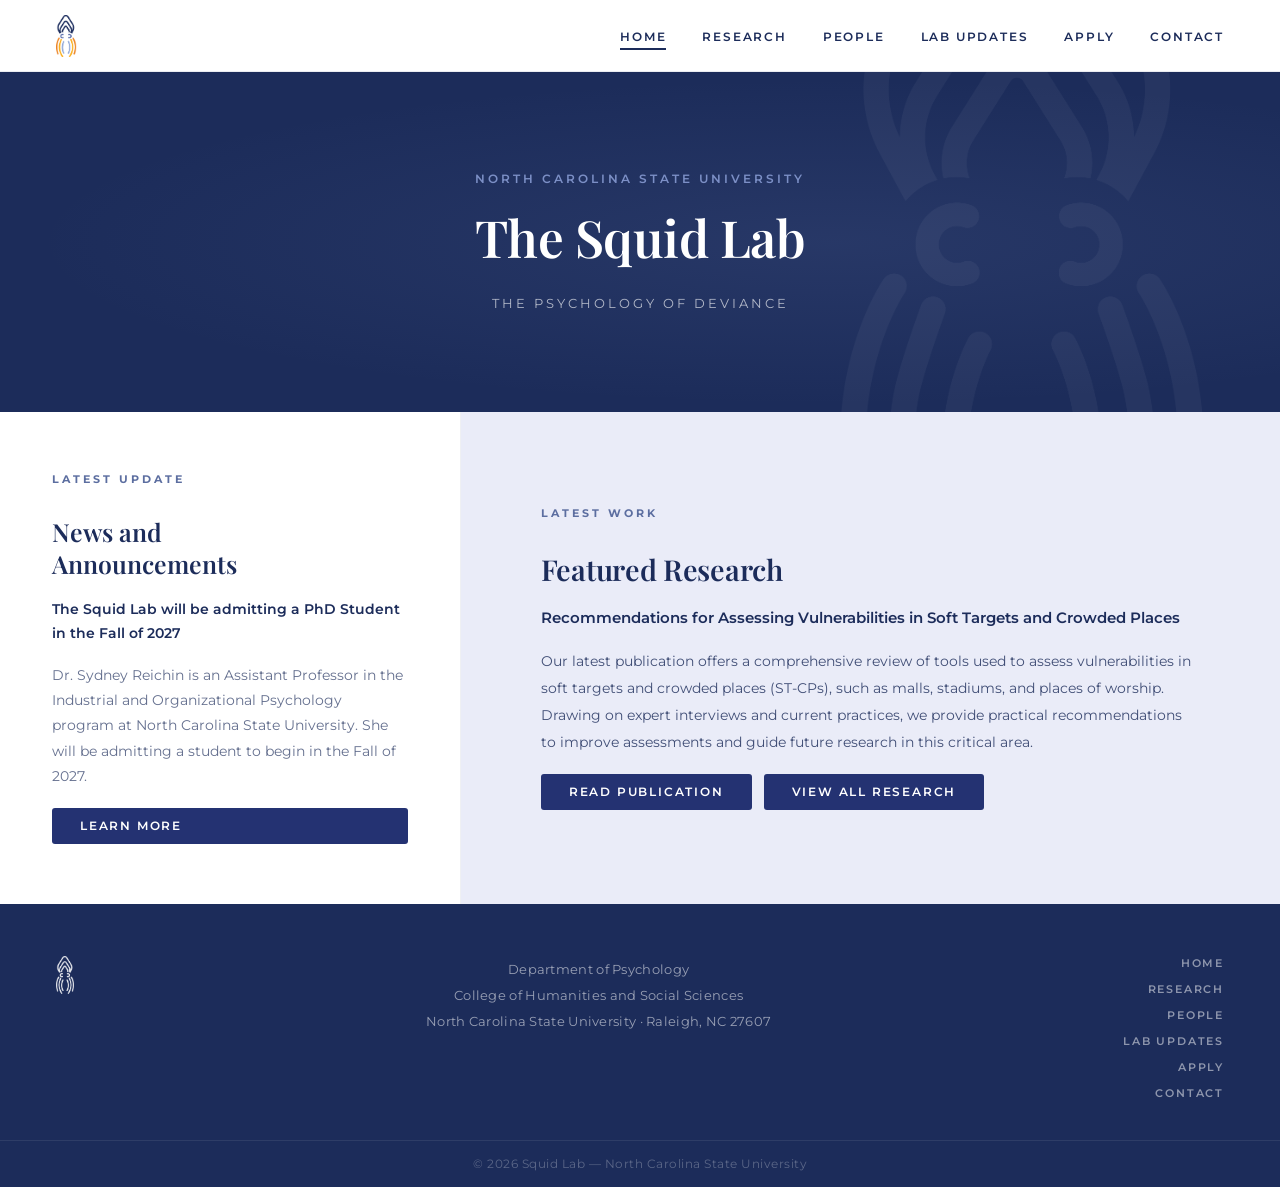
<file: index.html>
<!DOCTYPE html>
<html lang="en">
<head>
  <meta charset="UTF-8" />
  <meta name="viewport" content="width=device-width, initial-scale=1.0" />
  <title>Squid Lab</title>
  <link rel="stylesheet" href="css/style.css" />
</head>
<body>

  <!-- ── NAV ── -->
  <nav>
    <a href="index.html" class="nav-logo">
      <img src="files/logo-icon.png" alt="Squid Lab" class="nav-logo-img" />
    </a>
    <div class="hamburger" id="hamburger" onclick="toggleNav()">
      <span></span><span></span><span></span>
    </div>
    <ul class="nav-links" id="navLinks">
      <li><a href="index.html" class="active">Home</a></li>
      <li><a href="research.html">Research</a></li>
      <li><a href="people.html">People</a></li>
      <li><a href="updates.html">Lab Updates</a></li>
      <li><a href="application.html">Apply</a></li>
      <li><a href="contact.html">Contact</a></li>
    </ul>
  </nav>

  <!-- ── HERO ── -->
  <section class="hero">
    <img src="files/logo-icon.png" alt="" class="hero-squid-watermark" aria-hidden="true" />
    <div class="hero-content">
      <span class="hero-label">North Carolina State University</span>
      <h1>The Squid Lab</h1>
      <p class="hero-tagline tagline-statement">The Psychology of Deviance</p>
    </div>
  </section>

  <!-- ── NEWS + FEATURED RESEARCH ── -->
  <section class="home-split">

    <!-- News -->
    <div class="home-news">
      <span class="section-label">Latest Update</span>
      <h2>News and<br>Announcements</h2>

      <p class="ann-title">The Squid Lab will be admitting a PhD Student in the Fall of 2027</p>

      <p class="ann-body">Dr. Sydney Reichin is an Assistant Professor in the Industrial and Organizational Psychology program at North Carolina State University. She will be admitting a student to begin in the Fall of 2027.</p>

      <a href="updates.html" class="btn btn-dark">Learn More</a>
    </div>

    <!-- Featured Research -->
    <div class="home-featured">
      <span class="section-label">Latest Work</span>
      <h2>Featured Research</h2>
      <h3>Recommendations for Assessing Vulnerabilities in Soft Targets and Crowded Places</h3>
      <p>Our latest publication offers a comprehensive review of tools used to assess vulnerabilities in soft targets and crowded places (ST-CPs), such as malls, stadiums, and places of worship. Drawing on expert interviews and current practices, we provide practical recommendations to improve assessments and guide future research in this critical area.</p>
      <div class="btn-group">
        <a href="https://www.tandfonline.com/doi/abs/10.1080/1057610X.2025.2488285" target="_blank" rel="noopener" class="btn btn-dark">Read Publication</a>
        <a href="research.html" class="btn btn-dark">View All Research</a>
      </div>
    </div>

  </section>

  <footer>
    <div class="footer-inner">
      <div class="footer-logo-wrap">
        <img src="files/logo-white.png" alt="Squid Lab" />
      </div>
      <div class="footer-col-center">
        <p>Department of Psychology</p>
        <p>College of Humanities and Social Sciences</p>
        <p>North Carolina State University &middot; Raleigh, NC 27607</p>
      </div>
      <nav class="footer-nav">
        <a href="index.html">Home</a>
        <a href="research.html">Research</a>
        <a href="people.html">People</a>
        <a href="updates.html">Lab Updates</a>
        <a href="application.html">Apply</a>
        <a href="contact.html">Contact</a>
      </nav>
    </div>
    <div class="footer-bottom">
      <p>© 2026 Squid Lab &mdash; North Carolina State University</p>
    </div>
  </footer>

  <script>
    function toggleNav() {
      document.getElementById('navLinks').classList.toggle('open');
    }
  </script>
</body>
</html>
</file>
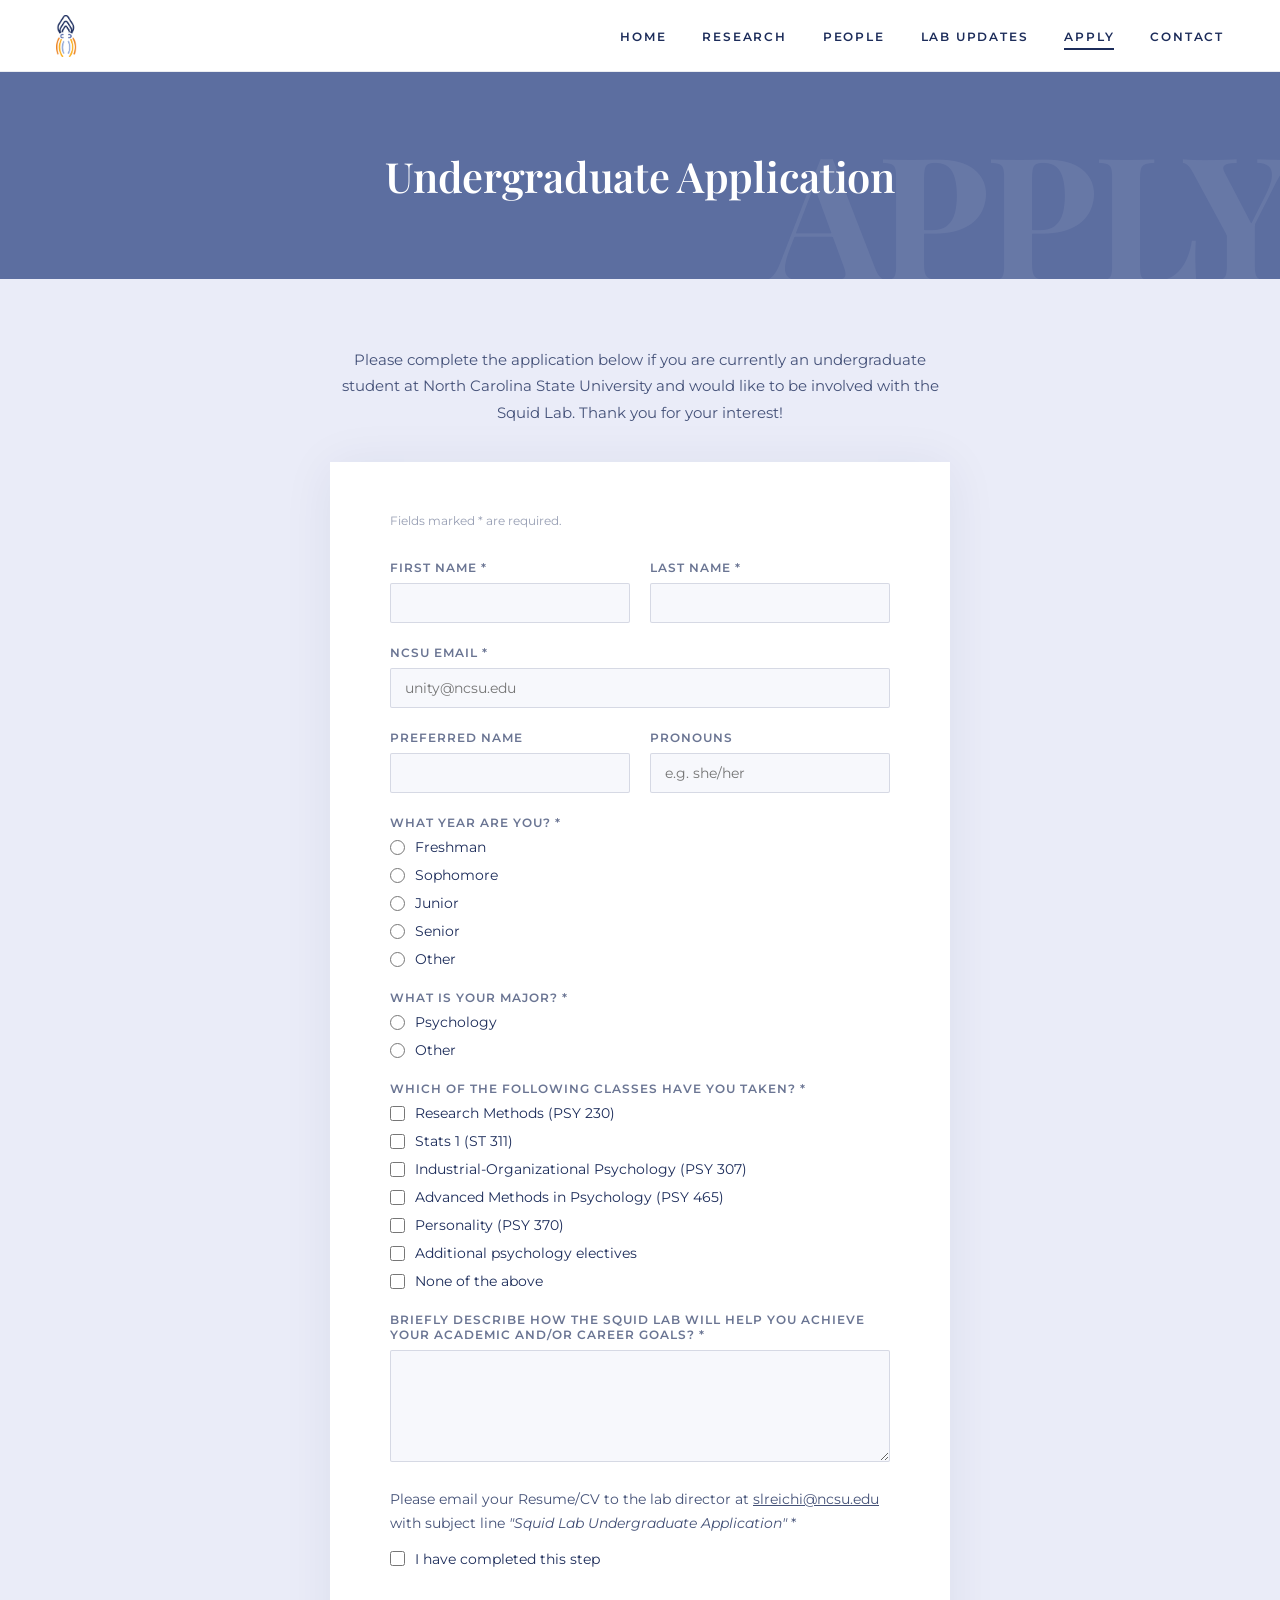
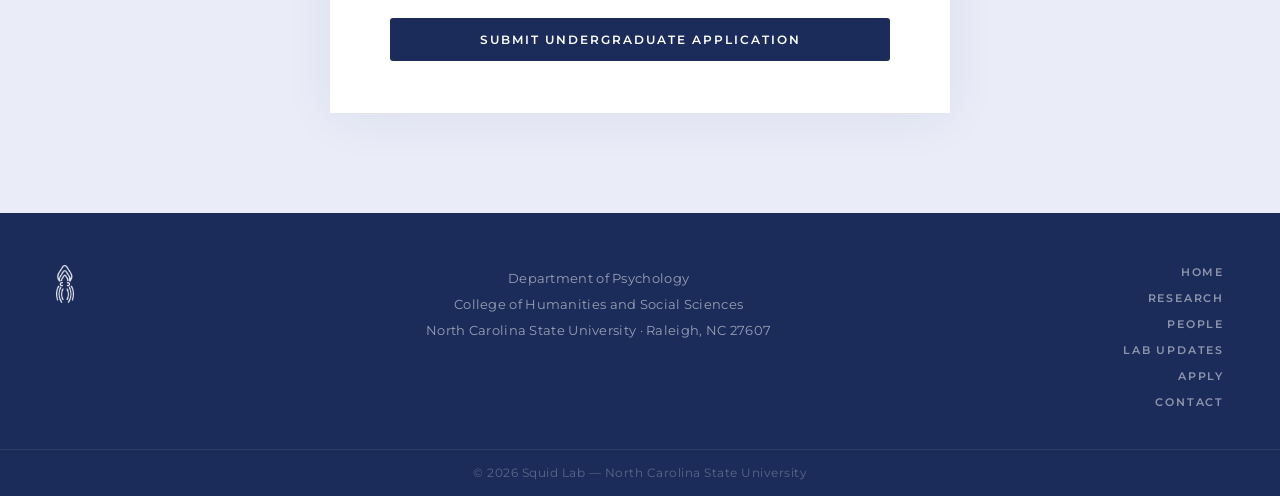
<file: application.html>
<!DOCTYPE html>
<html lang="en">
<head>
  <meta charset="UTF-8" />
  <meta name="viewport" content="width=device-width, initial-scale=1.0" />
  <title>Undergraduate Application | Squid Lab</title>
  <link rel="stylesheet" href="css/style.css" />
</head>
<body>

  <!-- ── NAV ── -->
  <nav>
    <a href="index.html" class="nav-logo">
      <img src="files/logo-icon.png" alt="Squid Lab" class="nav-logo-img" />
    </a>
    <div class="hamburger" id="hamburger" onclick="toggleNav()">
      <span></span><span></span><span></span>
    </div>
    <ul class="nav-links" id="navLinks">
      <li><a href="index.html">Home</a></li>
      <li><a href="research.html">Research</a></li>
      <li><a href="people.html">People</a></li>
      <li><a href="updates.html">Lab Updates</a></li>
      <li><a href="application.html" class="active">Apply</a></li>
      <li><a href="contact.html">Contact</a></li>
    </ul>
  </nav>

  <!-- ── BANNER ── -->
  <section class="page-banner banner-slate" data-word="APPLY">
    <h1>Undergraduate Application</h1>
  </section>

  <!-- ── FORM ── -->
  <section class="app-form-section">
    <p class="app-form-intro">Please complete the application below if you are currently an undergraduate student at North Carolina State University and would like to be involved with the Squid Lab. Thank you for your interest!</p>
    <form
      class="app-form"
      action="https://formspree.io/f/xwvjklkk"
      method="POST"
    >
      <p class="required-note">Fields marked * are required.</p>

      <!-- Name row -->
      <div class="form-row-2">
        <div class="form-group">
          <label class="field-label" for="firstName">First name *</label>
          <input type="text" id="firstName" name="firstName" required />
        </div>
        <div class="form-group">
          <label class="field-label" for="lastName">Last name *</label>
          <input type="text" id="lastName" name="lastName" required />
        </div>
      </div>

      <!-- NCSU email -->
      <div class="form-group">
        <label class="field-label" for="ncsuEmail">NCSU email *</label>
        <input type="email" id="ncsuEmail" name="ncsuEmail" placeholder="unity@ncsu.edu" required />
      </div>

      <!-- Preferred name & pronouns -->
      <div class="form-row-2">
        <div class="form-group">
          <label class="field-label" for="preferredName">Preferred name</label>
          <input type="text" id="preferredName" name="preferredName" />
        </div>
        <div class="form-group">
          <label class="field-label" for="pronouns">Pronouns</label>
          <input type="text" id="pronouns" name="pronouns" placeholder="e.g. she/her" />
        </div>
      </div>

      <!-- Year -->
      <div class="form-group">
        <label class="field-label">What year are you? *</label>
        <ul class="options-list">
          <li><label><input type="radio" name="year" value="Freshman" required /> Freshman</label></li>
          <li><label><input type="radio" name="year" value="Sophomore" /> Sophomore</label></li>
          <li><label><input type="radio" name="year" value="Junior" /> Junior</label></li>
          <li><label><input type="radio" name="year" value="Senior" /> Senior</label></li>
          <li><label><input type="radio" name="year" value="Other" /> Other</label></li>
        </ul>
      </div>

      <!-- Major -->
      <div class="form-group">
        <label class="field-label">What is your major? *</label>
        <ul class="options-list">
          <li><label><input type="radio" name="major" value="Psychology" required /> Psychology</label></li>
          <li><label><input type="radio" name="major" value="Other" /> Other</label></li>
        </ul>
      </div>

      <!-- Courses -->
      <div class="form-group">
        <label class="field-label">Which of the following classes have you taken? *</label>
        <ul class="options-list">
          <li><label><input type="checkbox" name="courses" value="Research Methods (PSY 230)" /> Research Methods (PSY 230)</label></li>
          <li><label><input type="checkbox" name="courses" value="Stats 1 (ST 311)" /> Stats 1 (ST 311)</label></li>
          <li><label><input type="checkbox" name="courses" value="Industrial-Organizational Psychology (PSY 307)" /> Industrial-Organizational Psychology (PSY 307)</label></li>
          <li><label><input type="checkbox" name="courses" value="Advanced Methods in Psychology (PSY 465)" /> Advanced Methods in Psychology (PSY 465)</label></li>
          <li><label><input type="checkbox" name="courses" value="Personality (PSY 370)" /> Personality (PSY 370)</label></li>
          <li><label><input type="checkbox" name="courses" value="Additional psychology electives" /> Additional psychology electives</label></li>
          <li><label><input type="checkbox" name="courses" value="None of the above" /> None of the above</label></li>
        </ul>
      </div>

      <!-- Essay -->
      <div class="form-group">
        <label class="field-label" for="essay">Briefly describe how the Squid Lab will help you achieve your academic and/or career goals? *</label>
        <textarea id="essay" name="essay" rows="5" required></textarea>
      </div>

      <!-- CV instruction -->
      <div class="form-group">
        <p class="form-note">
          Please email your Resume/CV to the lab director at
          <a href="mailto:slreichi@ncsu.edu" class="link-navy">slreichi@ncsu.edu</a>
          with subject line <em>"Squid Lab Undergraduate Application"</em> *
        </p>
        <ul class="options-list">
          <li><label><input type="checkbox" name="cvSent" value="yes" required /> I have completed this step</label></li>
        </ul>
      </div>

      <button type="submit" class="btn-submit">Submit Undergraduate Application</button>

      <input type="hidden" name="_subject" value="New Squid Lab Undergraduate Application" />
      <input type="hidden" name="_next" value="https://sydneyreichin.github.io/application.html?submitted=true" />
    </form>
  </section>

  <footer>
    <div class="footer-inner">
      <div class="footer-logo-wrap">
        <img src="files/logo-white.png" alt="Squid Lab" />
      </div>
      <div class="footer-col-center">
        <p>Department of Psychology</p>
        <p>College of Humanities and Social Sciences</p>
        <p>North Carolina State University &middot; Raleigh, NC 27607</p>
      </div>
      <nav class="footer-nav">
        <a href="index.html">Home</a>
        <a href="research.html">Research</a>
        <a href="people.html">People</a>
        <a href="updates.html">Lab Updates</a>
        <a href="application.html">Apply</a>
        <a href="contact.html">Contact</a>
      </nav>
    </div>
    <div class="footer-bottom">
      <p>© 2026 Squid Lab &mdash; North Carolina State University</p>
    </div>
  </footer>

  <script>
    function toggleNav() {
      document.getElementById('navLinks').classList.toggle('open');
    }

    // Show a thank-you message if redirected back after Formspree submission
    if (window.location.search.includes('submitted=true')) {
      const form = document.querySelector('.app-form');
      form.innerHTML = '<p style="text-align:center; font-size:1rem; padding:40px 0; color:var(--dark-navy);">Thank you for your application! We will be in touch soon.</p>';
    }
  </script>
</body>
</html>
</file>
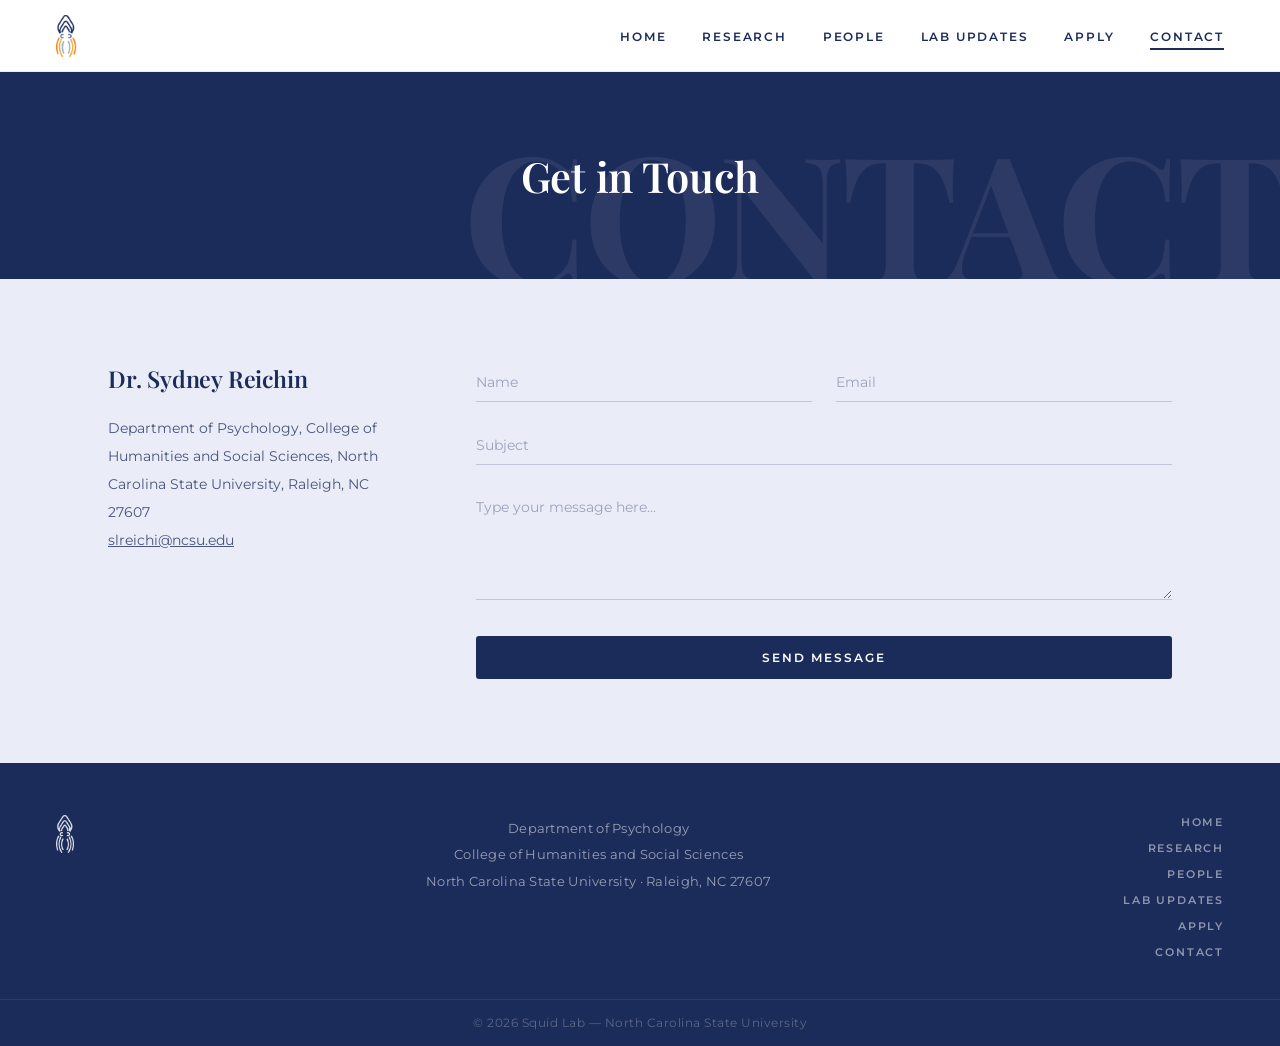
<file: contact.html>
<!DOCTYPE html>
<html lang="en">
<head>
  <meta charset="UTF-8" />
  <meta name="viewport" content="width=device-width, initial-scale=1.0" />
  <title>Contact | Squid Lab</title>
  <link rel="stylesheet" href="css/style.css" />
</head>
<body>

  <!-- ── NAV ── -->
  <nav>
    <a href="index.html" class="nav-logo">
      <img src="files/logo-icon.png" alt="Squid Lab" class="nav-logo-img" />
    </a>
    <div class="hamburger" id="hamburger" onclick="toggleNav()">
      <span></span><span></span><span></span>
    </div>
    <ul class="nav-links" id="navLinks">
      <li><a href="index.html">Home</a></li>
      <li><a href="research.html">Research</a></li>
      <li><a href="people.html">People</a></li>
      <li><a href="updates.html">Lab Updates</a></li>
      <li><a href="application.html">Apply</a></li>
      <li><a href="contact.html" class="active">Contact</a></li>
    </ul>
  </nav>

  <!-- ── BANNER ── -->
  <section class="page-banner banner-navy" data-word="CONTACT">
    <h1>Get in Touch</h1>
  </section>

  <!-- ── CONTACT BODY ── -->
  <section class="contact-body">

    <!-- Info -->
    <div class="contact-info">
      <h2>Dr. Sydney Reichin</h2>
      <p>Department of Psychology, College of Humanities and Social Sciences, North Carolina State University, Raleigh, NC 27607</p>
      <p><a href="mailto:slreichi@ncsu.edu" class="link-navy">slreichi@ncsu.edu</a></p>
    </div>

    <!-- Form -->
    <form
      class="contact-form"
      action="https://formspree.io/f/xrevgpgb"
      method="POST"
    >
      <div class="contact-form-row">
        <input class="contact-field" type="text" name="name" placeholder="Name" required />
        <input class="contact-field" type="email" name="email" placeholder="Email" required />
      </div>

      <input class="contact-field full" type="text" name="subject" placeholder="Subject" required />

      <textarea class="contact-field textarea full" name="message" placeholder="Type your message here..." rows="5" required></textarea>

      <input type="hidden" name="_subject" value="New message from Squid Lab website" />

      <button type="submit" class="btn-send">Send Message</button>
    </form>

    <div class="form-success" id="contactSuccess" style="display:none;">
      <strong>Message sent!</strong>
      <p>Thanks for reaching out — Dr. Reichin will be in touch soon.</p>
    </div>

  </section>

  <footer>
    <div class="footer-inner">
      <div class="footer-logo-wrap">
        <img src="files/logo-white.png" alt="Squid Lab" />
      </div>
      <div class="footer-col-center">
        <p>Department of Psychology</p>
        <p>College of Humanities and Social Sciences</p>
        <p>North Carolina State University &middot; Raleigh, NC 27607</p>
      </div>
      <nav class="footer-nav">
        <a href="index.html">Home</a>
        <a href="research.html">Research</a>
        <a href="people.html">People</a>
        <a href="updates.html">Lab Updates</a>
        <a href="application.html">Apply</a>
        <a href="contact.html">Contact</a>
      </nav>
    </div>
    <div class="footer-bottom">
      <p>© 2026 Squid Lab &mdash; North Carolina State University</p>
    </div>
  </footer>

  <script>
    function toggleNav() {
      document.getElementById('navLinks').classList.toggle('open');
    }

    // AJAX form submission — show success inline instead of redirecting
    document.querySelector('.contact-form').addEventListener('submit', async function(e) {
      e.preventDefault();
      const form = this;
      const btn = form.querySelector('.btn-send');
      btn.textContent = 'Sending…';
      btn.disabled = true;
      try {
        const res = await fetch(form.action, { method: 'POST', body: new FormData(form), headers: { Accept: 'application/json' } });
        if (res.ok) {
          form.style.display = 'none';
          document.getElementById('contactSuccess').style.display = 'block';
        } else {
          btn.textContent = 'Send Message';
          btn.disabled = false;
          alert('Something went wrong. Please try emailing directly.');
        }
      } catch {
        btn.textContent = 'Send Message';
        btn.disabled = false;
        alert('Something went wrong. Please try emailing directly.');
      }
    });
  </script>
</body>
</html>
</file>
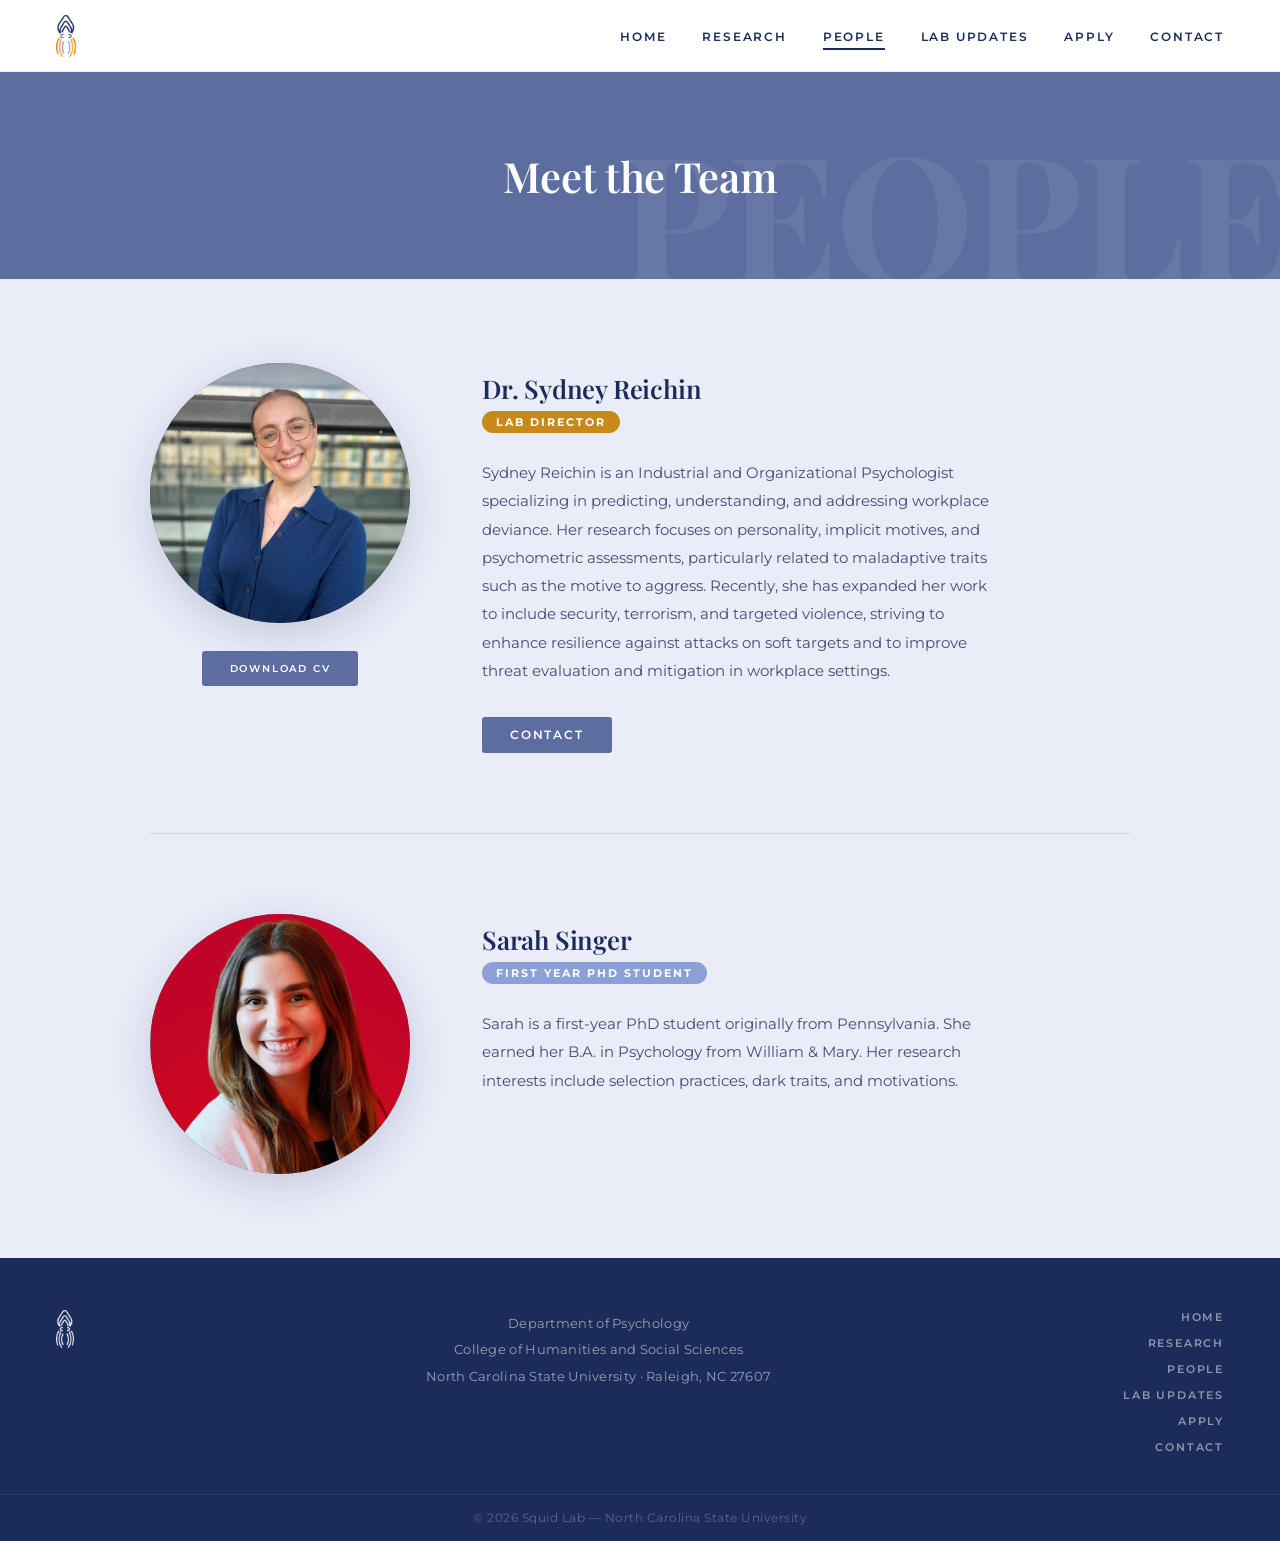
<file: people.html>
<!DOCTYPE html>
<html lang="en">
<head>
  <meta charset="UTF-8" />
  <meta name="viewport" content="width=device-width, initial-scale=1.0" />
  <title>People | Squid Lab</title>
  <link rel="stylesheet" href="css/style.css" />
</head>
<body>

  <!-- ── NAV ── -->
  <nav>
    <a href="index.html" class="nav-logo">
      <img src="files/logo-icon.png" alt="Squid Lab" class="nav-logo-img" />
    </a>
    <div class="hamburger" id="hamburger" onclick="toggleNav()">
      <span></span><span></span><span></span>
    </div>
    <ul class="nav-links" id="navLinks">
      <li><a href="index.html">Home</a></li>
      <li><a href="research.html">Research</a></li>
      <li><a href="people.html" class="active">People</a></li>
      <li><a href="updates.html">Lab Updates</a></li>
      <li><a href="application.html">Apply</a></li>
      <li><a href="contact.html">Contact</a></li>
    </ul>
  </nav>

  <!-- ── BANNER ── -->
  <section class="page-banner banner-slate" data-word="PEOPLE">
    <h1>Meet the Team</h1>
  </section>

  <!-- ── TEAM ── -->
  <section class="team-section">
    <div class="team-member">

      <div class="member-photo-wrap">
        <div class="member-photo">
          <img src="files/sydney-reichin.jpg" alt="Dr. Sydney Reichin" />
        </div>
        <a href="https://drive.google.com/file/d/1GxuY-56F-HCtqfStSHpnS3QT_8ZWS53J/view?usp=share_link" target="_blank" rel="noopener" class="btn btn-slate btn-sm">Download CV</a>
      </div>

      <div class="member-info">
        <p class="member-name">Dr. Sydney Reichin</p>
        <p class="member-role role-director">Lab Director</p>
        <p class="member-bio">
          Sydney Reichin is an Industrial and Organizational Psychologist specializing in predicting, understanding, and addressing workplace deviance. Her research focuses on personality, implicit motives, and psychometric assessments, particularly related to maladaptive traits such as the motive to aggress. Recently, she has expanded her work to include security, terrorism, and targeted violence, striving to enhance resilience against attacks on soft targets and to improve threat evaluation and mitigation in workplace settings.
        </p>
        <a href="contact.html" class="btn btn-slate">Contact</a>
      </div>

    </div>

    <div class="team-member">

      <div class="member-photo-wrap">
        <div class="member-photo">
          <img src="files/Singer.jpg" alt="Sarah Singer" />
        </div>
      </div>

      <div class="member-info">
        <p class="member-name">Sarah Singer</p>
        <p class="member-role role-student">First Year PhD Student</p>
        <p class="member-bio">
          Sarah is a first-year PhD student originally from Pennsylvania. She earned her B.A. in Psychology from William &amp; Mary. Her research interests include selection practices, dark traits, and motivations.
        </p>
      </div>

    </div>

  </section>

  <footer>
    <div class="footer-inner">
      <div class="footer-logo-wrap">
        <img src="files/logo-white.png" alt="Squid Lab" />
      </div>
      <div class="footer-col-center">
        <p>Department of Psychology</p>
        <p>College of Humanities and Social Sciences</p>
        <p>North Carolina State University &middot; Raleigh, NC 27607</p>
      </div>
      <nav class="footer-nav">
        <a href="index.html">Home</a>
        <a href="research.html">Research</a>
        <a href="people.html">People</a>
        <a href="updates.html">Lab Updates</a>
        <a href="application.html">Apply</a>
        <a href="contact.html">Contact</a>
      </nav>
    </div>
    <div class="footer-bottom">
      <p>© 2026 Squid Lab &mdash; North Carolina State University</p>
    </div>
  </footer>

  <script>
    function toggleNav() {
      document.getElementById('navLinks').classList.toggle('open');
    }
  </script>
</body>
</html>
</file>
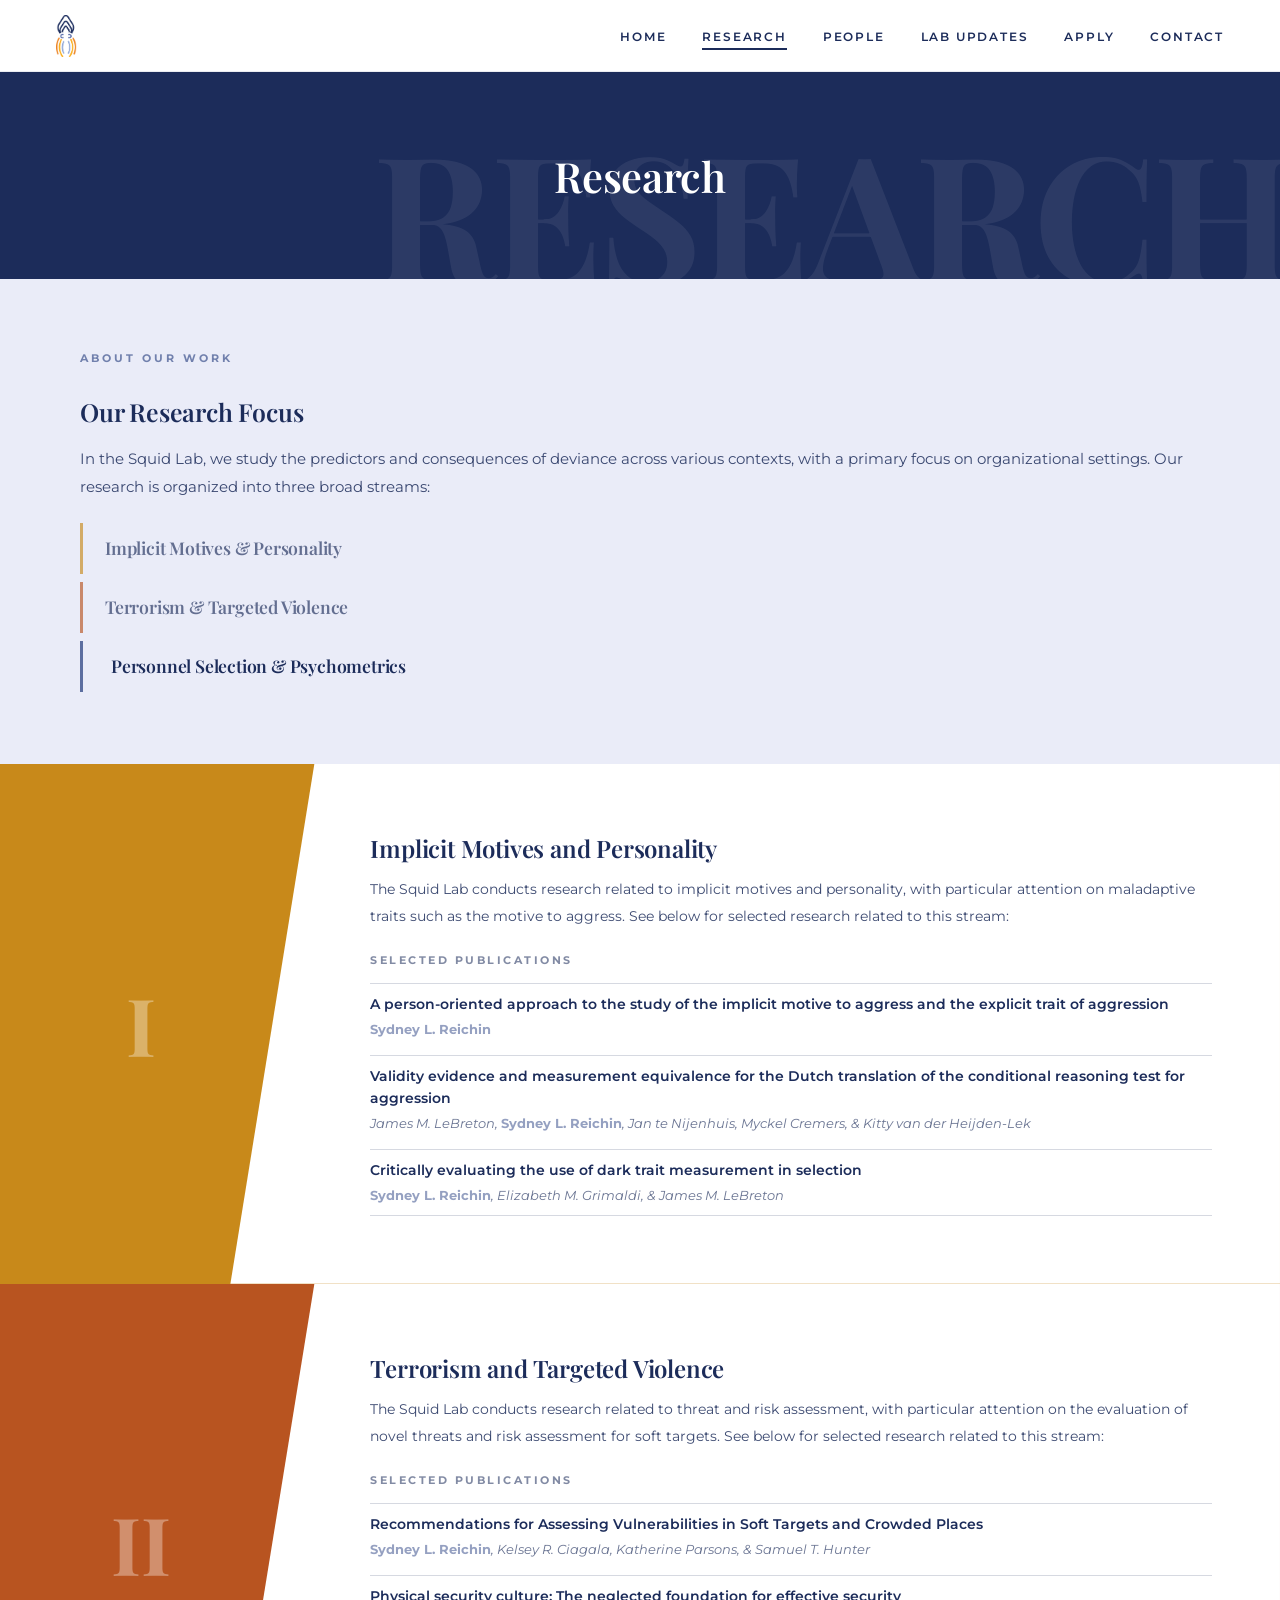
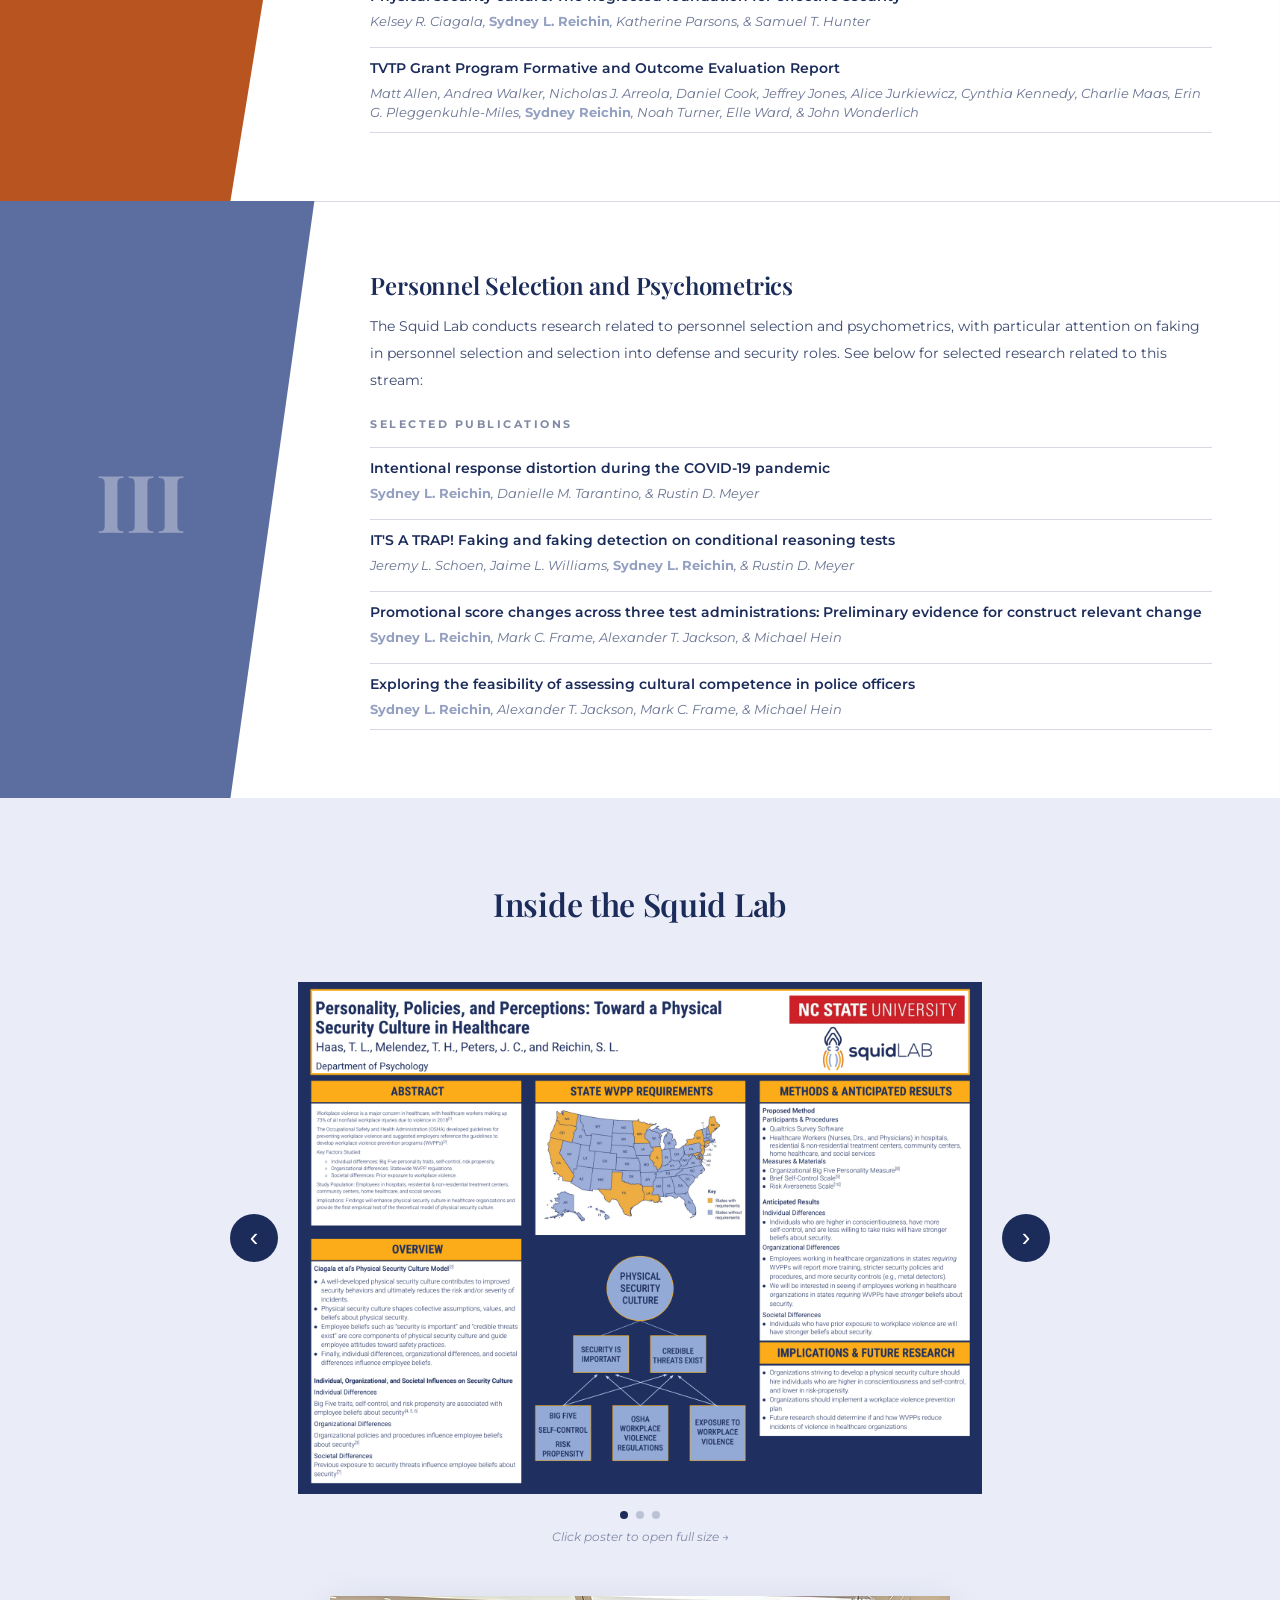
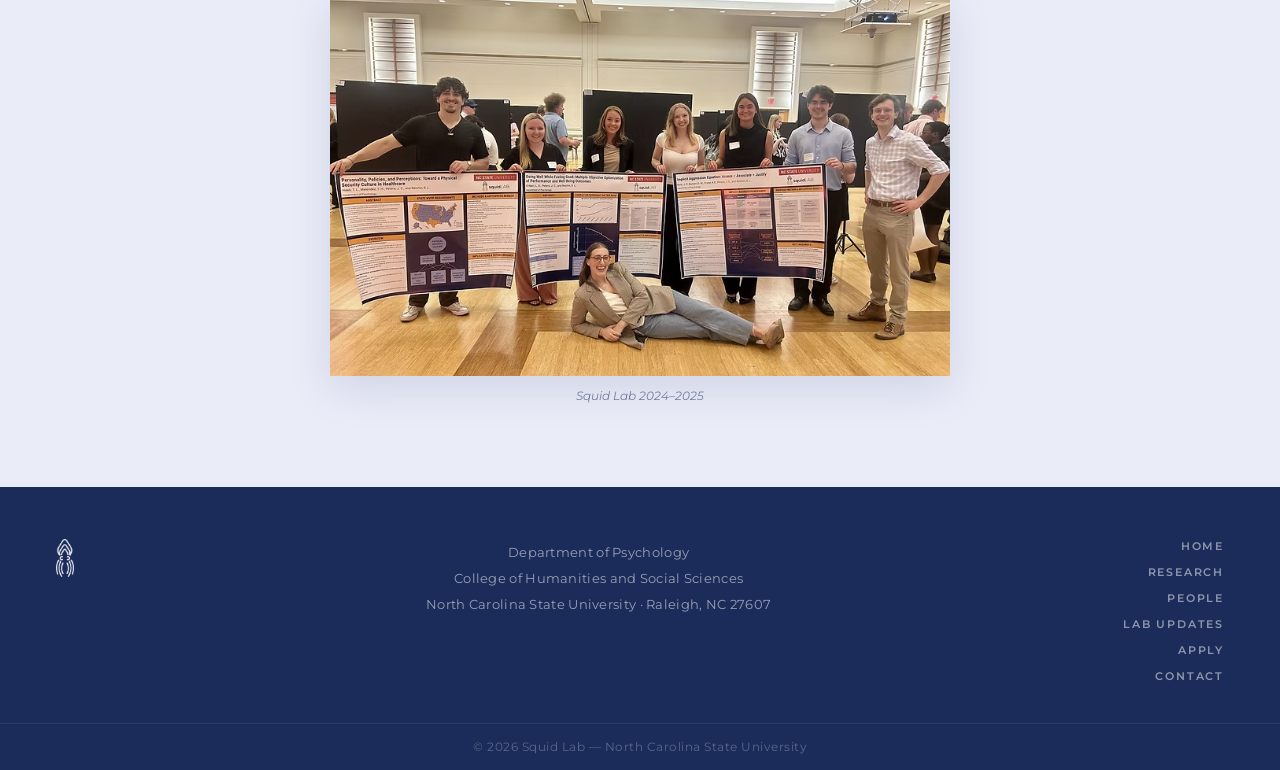
<file: research.html>
<!DOCTYPE html>
<html lang="en">
<head>
  <meta charset="UTF-8" />
  <meta name="viewport" content="width=device-width, initial-scale=1.0" />
  <title>Research | Squid Lab</title>
  <link rel="stylesheet" href="css/style.css" />
</head>
<body>

  <!-- ── NAV ── -->
  <nav>
    <a href="index.html" class="nav-logo">
      <img src="files/logo-icon.png" alt="Squid Lab" class="nav-logo-img" />
    </a>
    <div class="hamburger" id="hamburger" onclick="toggleNav()">
      <span></span><span></span><span></span>
    </div>
    <ul class="nav-links" id="navLinks">
      <li><a href="index.html">Home</a></li>
      <li><a href="research.html" class="active">Research</a></li>
      <li><a href="people.html">People</a></li>
      <li><a href="updates.html">Lab Updates</a></li>
      <li><a href="application.html">Apply</a></li>
      <li><a href="contact.html">Contact</a></li>
    </ul>
  </nav>

  <!-- ── BANNER ── -->
  <section class="page-banner banner-navy" data-word="RESEARCH">
    <h1>Research</h1>
  </section>

  <!-- ── RESEARCH FOCUS ── -->
  <section class="research-focus">
    <div class="research-focus-right">
      <span class="section-label">About Our Work</span>
      <h2>Our Research Focus</h2>
      <p>
        In the Squid Lab, we study the predictors and consequences of deviance across various contexts, with a primary focus on organizational settings. Our research is organized into three broad streams:
      </p>
      <ul class="research-streams">
        <li><a href="#stream-motives">Implicit Motives &amp; Personality</a></li>
        <li><a href="#stream-terrorism">Terrorism &amp; Targeted Violence</a></li>
        <li><a href="#stream-selection">Personnel Selection &amp; Psychometrics</a></li>
      </ul>
    </div>
  </section>

  <!-- ── STREAM 1: IMPLICIT MOTIVES ── -->
  <section id="stream-motives" class="stream stream-amber">
    <div class="stream-img">
      <!--
        ADD IMAGE: Place an abstract/decorative image at images/research-implicit.jpg
        Then replace the div below with:
        <img src="images/research-implicit.jpg" alt="Abstract art" />
        Caption credit: e.g. "Clare Skemp-Dittmer, Sea-Fire, 2024"
      -->
      <img src="files/research-implicit.jpg" alt="Abstract artwork" />
    </div>
    <div class="stream-content">
      <h2>Implicit Motives and Personality</h2>
      <p class="stream-desc">
        The Squid Lab conducts research related to implicit motives and personality, with particular attention on maladaptive traits such as the motive to aggress. See below for selected research related to this stream:
      </p>

      <p class="pub-list-label">Selected Publications</p>
      <div class="pub-item">
        <a href="https://etda.libraries.psu.edu/files/final_submissions/31239" target="_blank" rel="noopener" class="pub-title">A person-oriented approach to the study of the implicit motive to aggress and the explicit trait of aggression</a>
        <span class="pub-authors"><span class="highlight">Sydney L. Reichin</span></span>
      </div>

      <div class="pub-item">
        <a href="https://iaap-journals.onlinelibrary.wiley.com/doi/abs/10.1111/apps.12309" target="_blank" rel="noopener" class="pub-title">Validity evidence and measurement equivalence for the Dutch translation of the conditional reasoning test for aggression</a>
        <span class="pub-authors">James M. LeBreton, <span class="highlight">Sydney L. Reichin</span>, Jan te Nijenhuis, Myckel Cremers, &amp; Kitty van der Heijden-Lek</span>
      </div>

      <div class="pub-item">
        <a href="https://www.cambridge.org/core/journals/industrial-and-organizational-psychology/article/abs/critically-evaluating-the-use-of-dark-trait-measurement-in-selection/3C6BFD35CF51F39D0D2B74BDE2149B70" target="_blank" rel="noopener" class="pub-title">Critically evaluating the use of dark trait measurement in selection</a>
        <span class="pub-authors"><span class="highlight">Sydney L. Reichin</span>, Elizabeth M. Grimaldi, &amp; James M. LeBreton</span>
      </div>
    </div>
  </section>

  <!-- ── STREAM 2: TERRORISM ── -->
  <section id="stream-terrorism" class="stream stream-orange">
    <div class="stream-img">
      <!--
        ADD IMAGE: Place an abstract/decorative image at images/research-terrorism.jpg
        Caption credit: e.g. "Belinda Ireland, Pandora's Box, 2025"
      -->
      <img src="files/research-terrorism.jpg" alt="Abstract artwork" />
    </div>
    <div class="stream-content">
      <h2>Terrorism and Targeted Violence</h2>
      <p class="stream-desc">
        The Squid Lab conducts research related to threat and risk assessment, with particular attention on the evaluation of novel threats and risk assessment for soft targets. See below for selected research related to this stream:
      </p>

      <p class="pub-list-label">Selected Publications</p>
      <div class="pub-item">
        <a href="https://www.tandfonline.com/doi/abs/10.1080/1057610X.2025.2488285" target="_blank" rel="noopener" class="pub-title">Recommendations for Assessing Vulnerabilities in Soft Targets and Crowded Places</a>
        <span class="pub-authors"><span class="highlight">Sydney L. Reichin</span>, Kelsey R. Ciagala, Katherine Parsons, &amp; Samuel T. Hunter</span>
      </div>

      <div class="pub-item">
        <a href="https://www.sciencedirect.com/science/article/pii/S0925753524001085" target="_blank" rel="noopener" class="pub-title">Physical security culture: The neglected foundation for effective security</a>
        <span class="pub-authors">Kelsey R. Ciagala, <span class="highlight">Sydney L. Reichin</span>, Katherine Parsons, &amp; Samuel T. Hunter</span>
      </div>

      <div class="pub-item">
        <a href="https://digitalcommons.unomaha.edu/cgi/viewcontent.cgi?article=1105&context=ncitereportsresearch" target="_blank" rel="noopener" class="pub-title">TVTP Grant Program Formative and Outcome Evaluation Report</a>
        <span class="pub-authors">Matt Allen, Andrea Walker, Nicholas J. Arreola, Daniel Cook, Jeffrey Jones, Alice Jurkiewicz, Cynthia Kennedy, Charlie Maas, Erin G. Pleggenkuhle-Miles, <span class="highlight">Sydney Reichin</span>, Noah Turner, Elle Ward, &amp; John Wonderlich</span>
      </div>
    </div>
  </section>

  <!-- ── STREAM 3: PERSONNEL SELECTION ── -->
  <section id="stream-selection" class="stream stream-blue">
    <div class="stream-img">
      <!--
        ADD IMAGE: Place an abstract/decorative image at images/research-personnel.jpg
        Caption credit: e.g. "Alexandra Djokic, People, 2020"
      -->
      <img src="files/research-personnel.jpg" alt="Abstract artwork" />
    </div>
    <div class="stream-content">
      <h2>Personnel Selection and Psychometrics</h2>
      <p class="stream-desc">
        The Squid Lab conducts research related to personnel selection and psychometrics, with particular attention on faking in personnel selection and selection into defense and security roles. See below for selected research related to this stream:
      </p>

      <p class="pub-list-label">Selected Publications</p>
      <div class="pub-item">
        <a href="https://onlinelibrary.wiley.com/doi/full/10.1111/ijsa.12432" target="_blank" rel="noopener" class="pub-title">Intentional response distortion during the COVID-19 pandemic</a>
        <span class="pub-authors"><span class="highlight">Sydney L. Reichin</span>, Danielle M. Tarantino, &amp; Rustin D. Meyer</span>
      </div>

      <div class="pub-item">
        <a href="https://www.sciencedirect.com/science/article/pii/S0191886922003087" target="_blank" rel="noopener" class="pub-title">IT'S A TRAP! Faking and faking detection on conditional reasoning tests</a>
        <span class="pub-authors">Jeremy L. Schoen, Jaime L. Williams, <span class="highlight">Sydney L. Reichin</span>, &amp; Rustin D. Meyer</span>
      </div>

      <div class="pub-item">
        <a href="https://link.springer.com/article/10.1007/s11896-022-09503-z" target="_blank" rel="noopener" class="pub-title">Promotional score changes across three test administrations: Preliminary evidence for construct relevant change</a>
        <span class="pub-authors"><span class="highlight">Sydney L. Reichin</span>, Mark C. Frame, Alexander T. Jackson, &amp; Michael Hein</span>
      </div>

      <div class="pub-item">
        <a href="https://scholarworks.bgsu.edu/pad/vol8/iss2/3/" target="_blank" rel="noopener" class="pub-title">Exploring the feasibility of assessing cultural competence in police officers</a>
        <span class="pub-authors"><span class="highlight">Sydney L. Reichin</span>, Alexander T. Jackson, Mark C. Frame, &amp; Michael Hein</span>
      </div>
    </div>
  </section>

  <!-- ── INSIDE THE SQUID LAB ── -->
  <section class="inside-lab">
    <h2>Inside the Squid Lab</h2>
    <div class="poster-carousel" aria-label="Conference Posters">
      <button class="carousel-btn" onclick="moveCarousel(-1)" aria-label="Previous">&#8249;</button>
      <div class="carousel-viewport">
        <div class="carousel-track" id="posterTrack">
          <div class="carousel-slide">
            <a href="https://drive.google.com/file/d/1tFSBnp_8B-YDHZlTnIMwvLRltKhzNpem/view" target="_blank" rel="noopener">
              <img src="files/workplace-violence-poster.jpg" alt="Workplace Violence Poster" />
            </a>
          </div>
          <div class="carousel-slide">
            <a href="https://drive.google.com/file/d/1OwXiy-lE5VpZZSPg08znYjrSGoDINBzO/view" target="_blank" rel="noopener">
              <img src="files/doing-well-poster.jpg" alt="Doing Well Poster" />
            </a>
          </div>
          <div class="carousel-slide">
            <a href="https://drive.google.com/file/d/1b7IDNvrGlbRomAW-0R-m2ofjFkWyqub1/view" target="_blank" rel="noopener">
              <img src="files/implicit-aggression-poster.jpg" alt="Implicit Aggression Poster" />
            </a>
          </div>
        </div>
      </div>
      <button class="carousel-btn" onclick="moveCarousel(1)" aria-label="Next">&#8250;</button>
    </div>
    <div class="carousel-dots">
      <button class="carousel-dot active" onclick="goToSlide(0)" aria-label="Poster 1"></button>
      <button class="carousel-dot" onclick="goToSlide(1)" aria-label="Poster 2"></button>
      <button class="carousel-dot" onclick="goToSlide(2)" aria-label="Poster 3"></button>
    </div>
    <p class="carousel-hint">Click poster to open full size &rarr;</p>

    <div class="inside-lab-team">
      <div class="inside-lab-item">
        <div class="lab-img">
          <img src="files/squid-lab-2025.jpg" alt="Squid Lab 2024–2025" />
        </div>
        <p>Squid Lab 2024–2025</p>
      </div>
    </div>
  </section>

  <button class="back-to-top" id="backToTop" onclick="window.scrollTo({top:0,behavior:'smooth'})" aria-label="Back to top">↑</button>

  <footer>
    <div class="footer-inner">
      <div class="footer-logo-wrap">
        <img src="files/logo-white.png" alt="Squid Lab" />
      </div>
      <div class="footer-col-center">
        <p>Department of Psychology</p>
        <p>College of Humanities and Social Sciences</p>
        <p>North Carolina State University &middot; Raleigh, NC 27607</p>
      </div>
      <nav class="footer-nav">
        <a href="index.html">Home</a>
        <a href="research.html">Research</a>
        <a href="people.html">People</a>
        <a href="updates.html">Lab Updates</a>
        <a href="application.html">Apply</a>
        <a href="contact.html">Contact</a>
      </nav>
    </div>
    <div class="footer-bottom">
      <p>© 2026 Squid Lab &mdash; North Carolina State University</p>
    </div>
  </footer>

  <script>
    function toggleNav() {
      document.getElementById('navLinks').classList.toggle('open');
    }

    // Back to top button
    const backToTop = document.getElementById('backToTop');
    window.addEventListener('scroll', () => {
      backToTop.classList.toggle('visible', window.scrollY > 400);
    });

    // Scroll-spy: highlight active stream in the list as you scroll
    const streamLinks = document.querySelectorAll('.research-streams a');
    const sections = ['stream-motives', 'stream-terrorism', 'stream-selection'].map(id => document.getElementById(id));

    const observer = new IntersectionObserver(entries => {
      entries.forEach(entry => {
        if (entry.isIntersecting) {
          streamLinks.forEach(a => a.parentElement.classList.remove('stream-active'));
          const link = document.querySelector(`.research-streams a[href="#${entry.target.id}"]`);
          if (link) link.parentElement.classList.add('stream-active');
        }
      });
    }, { rootMargin: '-20% 0px -60% 0px' });

    sections.forEach(s => s && observer.observe(s));

    let carouselIdx = 0;
    const totalSlides = 3;

    function moveCarousel(dir) {
      goToSlide((carouselIdx + dir + totalSlides) % totalSlides);
    }

    function goToSlide(idx) {
      carouselIdx = idx;
      document.getElementById('posterTrack').style.transform = `translateX(-${idx * 100}%)`;
      document.querySelectorAll('.carousel-dot').forEach((d, i) => d.classList.toggle('active', i === idx));
    }
  </script>
</body>
</html>
</file>
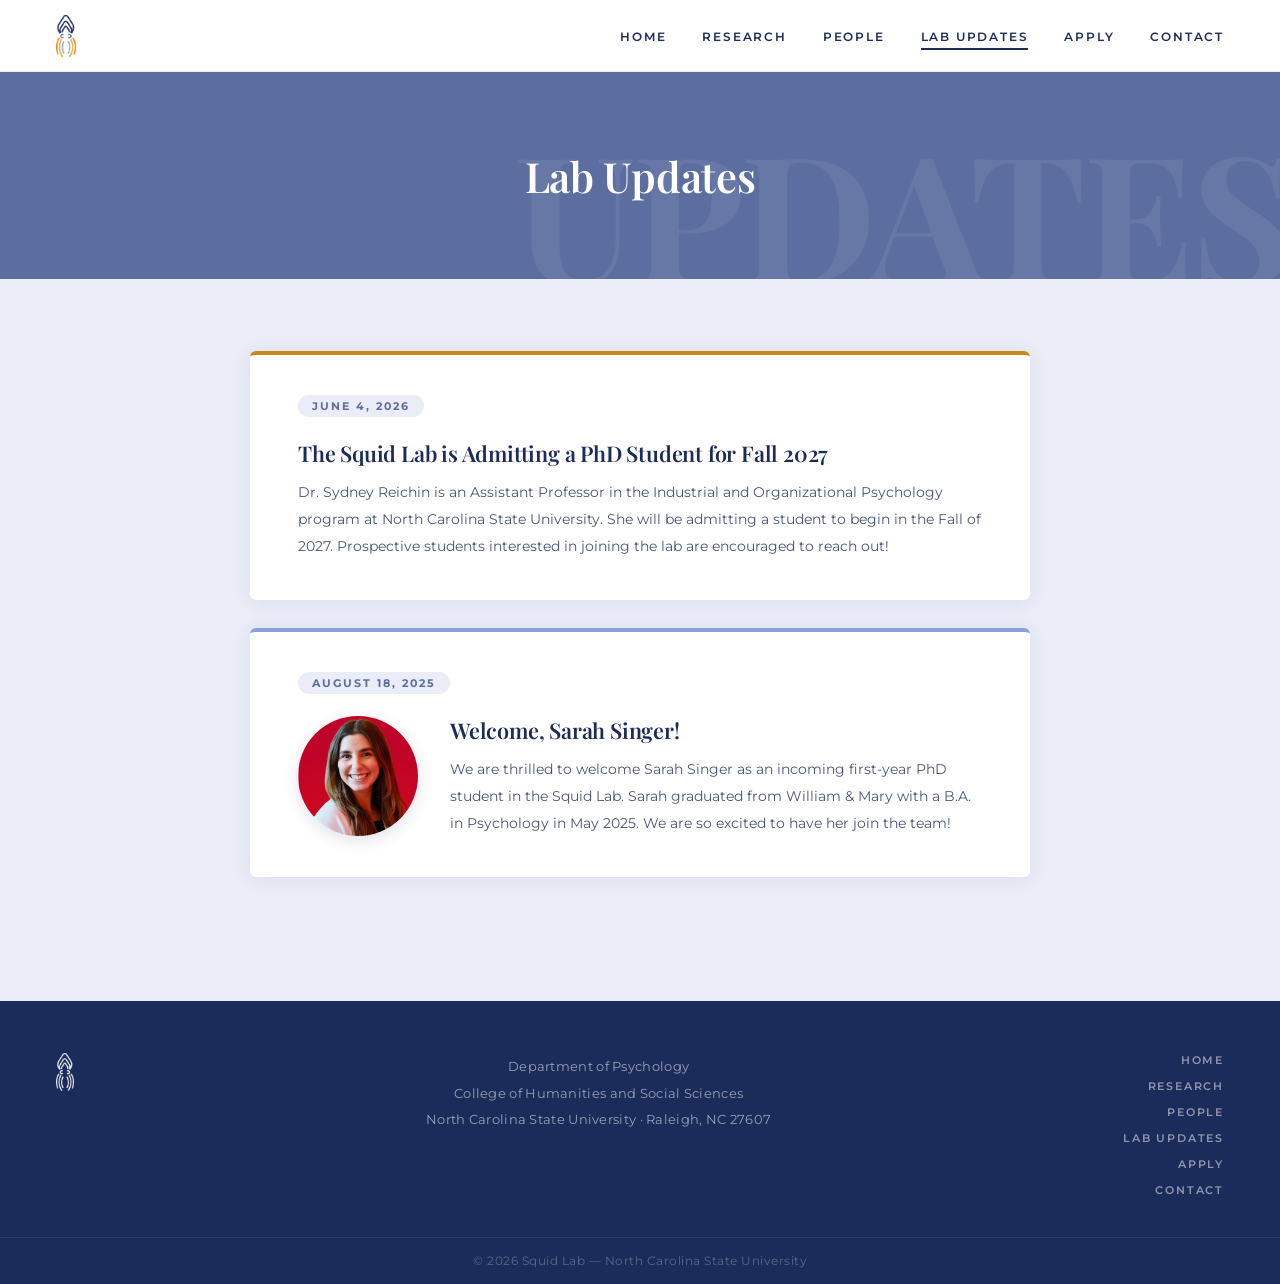
<file: updates.html>
<!DOCTYPE html>
<html lang="en">
<head>
  <meta charset="UTF-8" />
  <meta name="viewport" content="width=device-width, initial-scale=1.0" />
  <title>Lab Updates | Squid Lab</title>
  <link rel="stylesheet" href="css/style.css" />
</head>
<body>

  <!-- ── NAV ── -->
  <nav>
    <a href="index.html" class="nav-logo">
      <img src="files/logo-icon.png" alt="Squid Lab" class="nav-logo-img" />
    </a>
    <div class="hamburger" id="hamburger" onclick="toggleNav()">
      <span></span><span></span><span></span>
    </div>
    <ul class="nav-links" id="navLinks">
      <li><a href="index.html">Home</a></li>
      <li><a href="research.html">Research</a></li>
      <li><a href="people.html">People</a></li>
      <li><a href="updates.html" class="active">Lab Updates</a></li>
      <li><a href="application.html">Apply</a></li>
      <li><a href="contact.html">Contact</a></li>
    </ul>
  </nav>

  <!-- ── BANNER ── -->
  <section class="page-banner banner-slate" data-word="UPDATES">
    <h1>Lab Updates</h1>
  </section>

  <!-- ── UPDATES ── -->
  <section class="updates-section">
  <div class="updates-inner">

    <!-- Most recent updates go at the top. To add a new post, copy one .update-item block and paste it above the existing ones. -->

    <div class="update-item update-news">
      <span class="update-date">June 4, 2026</span>
      <div class="update-body">
        <div class="update-text">
          <h2>The Squid Lab is Admitting a PhD Student for Fall 2027</h2>
          <p>Dr. Sydney Reichin is an Assistant Professor in the Industrial and Organizational Psychology program at North Carolina State University. She will be admitting a student to begin in the Fall of 2027. Prospective students interested in joining the lab are encouraged to reach out!</p>
        </div>
      </div>
    </div>

    <div class="update-item update-welcome">
      <span class="update-date">August 18, 2025</span>
      <div class="update-body">
        <div class="update-photo-wrap">
          <div class="update-photo">
            <img src="files/Singer.jpg" alt="Sarah Singer" />
          </div>
        </div>
        <div class="update-text">
          <h2>Welcome, Sarah Singer!</h2>
          <p>We are thrilled to welcome Sarah Singer as an incoming first-year PhD student in the Squid Lab. Sarah graduated from William &amp; Mary with a B.A. in Psychology in May 2025. We are so excited to have her join the team!</p>
        </div>
      </div>
    </div>

  </div>
  </section>

  <footer>
    <div class="footer-inner">
      <div class="footer-logo-wrap">
        <img src="files/logo-white.png" alt="Squid Lab" />
      </div>
      <div class="footer-col-center">
        <p>Department of Psychology</p>
        <p>College of Humanities and Social Sciences</p>
        <p>North Carolina State University &middot; Raleigh, NC 27607</p>
      </div>
      <nav class="footer-nav">
        <a href="index.html">Home</a>
        <a href="research.html">Research</a>
        <a href="people.html">People</a>
        <a href="updates.html">Lab Updates</a>
        <a href="application.html">Apply</a>
        <a href="contact.html">Contact</a>
      </nav>
    </div>
    <div class="footer-bottom">
      <p>© 2026 Squid Lab &mdash; North Carolina State University</p>
    </div>
  </footer>

  <script>
    function toggleNav() {
      document.getElementById('navLinks').classList.toggle('open');
    }
  </script>
</body>
</html>
</file>
<file: css/style.css>
@import url('https://fonts.googleapis.com/css2?family=Montserrat:ital,wght@0,300;0,400;0,500;0,600;0,700;0,800;1,300&family=Playfair+Display:wght@400;500;600;700&display=swap');

:root {
  --dark-navy:        #1c2c5a;
  --medium-navy:      #243272;
  --slate-blue:       #5c6ea0;
  --periwinkle:       #8ca0d8;
  --light-periwinkle: #b0bfe4;
  --very-light:       #eaecf8;
  --amber:            #c8891a;
  --orange:           #b85420;
  --off-white:        #f7f8fc;
  --white:            #ffffff;
  --serif:            'Playfair Display', Georgia, serif;
  --sans:             'Montserrat', sans-serif;
}

* { margin: 0; padding: 0; box-sizing: border-box; }
html { scroll-behavior: smooth; }

body {
  font-family: var(--sans);
  color: var(--dark-navy);
  -webkit-font-smoothing: antialiased;
}

/* ══════════════════════════════
   NAV
══════════════════════════════ */

body > nav {
  background: white;
  padding: 0 56px;
  display: flex;
  align-items: center;
  justify-content: space-between;
  height: 72px;
  position: sticky;
  top: 0;
  z-index: 200;
  border-bottom: 1px solid rgba(28,44,90,0.09);
}

.nav-logo {
  display: flex;
  align-items: center;
  text-decoration: none;
}

.nav-links {
  display: flex;
  gap: 36px;
  list-style: none;
  align-items: center;
}

.nav-links a {
  text-decoration: none;
  font-size: 0.72rem;
  font-weight: 600;
  letter-spacing: 1.8px;
  text-transform: uppercase;
  color: var(--dark-navy);
  padding-bottom: 4px;
  border-bottom: 2px solid transparent;
  transition: color 0.2s, border-color 0.2s;
}

.nav-links a:hover { color: var(--slate-blue); border-bottom-color: var(--slate-blue); }
.nav-links a.active { border-bottom-color: var(--dark-navy); }

.hamburger {
  display: none;
  flex-direction: column;
  gap: 5px;
  cursor: pointer;
  padding: 4px;
}

.hamburger span {
  display: block;
  width: 22px;
  height: 2px;
  background: var(--dark-navy);
  border-radius: 2px;
}

/* ══════════════════════════════
   SHARED UTILITIES
══════════════════════════════ */

.section-label {
  display: block;
  font-size: 0.68rem;
  font-weight: 700;
  letter-spacing: 3px;
  text-transform: uppercase;
  color: var(--slate-blue);
  margin-bottom: 12px;
}

.btn {
  display: inline-block;
  padding: 11px 28px;
  font-family: var(--sans);
  font-size: 0.74rem;
  font-weight: 600;
  letter-spacing: 1.8px;
  text-transform: uppercase;
  text-decoration: none;
  cursor: pointer;
  border: none;
  border-radius: 3px;
  transition: transform 0.18s, opacity 0.18s, background 0.18s;
}

.btn:hover { transform: translateY(-2px); opacity: 0.88; }

.btn-outline-white {
  border: 1.5px solid rgba(255,255,255,0.6);
  color: white;
  background: transparent;
  border-radius: 3px;
}

.btn-outline-white:hover { background: rgba(255,255,255,0.1); opacity: 1; }

.btn-dark  { background: var(--medium-navy); color: white; }
.btn-slate { background: var(--slate-blue);  color: white; }
.btn-navy  { background: var(--dark-navy);   color: white; }

.btn-group { display: flex; gap: 12px; flex-wrap: wrap; }
.btn-sm { font-size: 0.65rem; }

/* ══════════════════════════════
   FOOTER
══════════════════════════════ */

footer { background: var(--dark-navy); }

.footer-inner {
  display: flex;
  align-items: flex-start;
  justify-content: space-between;
  padding: 52px 56px 40px;
  gap: 40px;
  border-bottom: 1px solid rgba(255,255,255,0.08);
}

.footer-logo-wrap img { height: 38px; width: auto; opacity: 0.88; }

.footer-col-center { text-align: center; }

.footer-col-center p {
  color: rgba(255,255,255,0.55);
  font-size: 0.82rem;
  line-height: 2;
  letter-spacing: 0.3px;
}

.footer-nav {
  display: flex;
  flex-direction: column;
  gap: 12px;
  align-items: flex-end;
}

.footer-nav a {
  color: rgba(255,255,255,0.5);
  font-size: 0.7rem;
  font-weight: 600;
  letter-spacing: 1.8px;
  text-transform: uppercase;
  text-decoration: none;
  transition: color 0.18s;
}

.footer-nav a:hover { color: var(--periwinkle); }

.footer-bottom {
  text-align: center;
  padding: 16px 56px;
  color: rgba(255,255,255,0.28);
  font-size: 0.72rem;
  letter-spacing: 0.5px;
}

/* ══════════════════════════════
   HOME — HERO
══════════════════════════════ */

.hero {
  background: var(--dark-navy);
  min-height: 340px;
  display: flex;
  align-items: center;
  justify-content: center;
  padding: 88px 40px;
  position: relative;
  overflow: hidden;
}

.hero-squid-watermark {
  position: absolute;
  width: 380px;
  opacity: 0.045;
  right: 60px;
  top: 50%;
  transform: translateY(-50%);
  pointer-events: none;
  user-select: none;
  filter: brightness(0) invert(1);
}

.hero::before {
  content: '';
  position: absolute;
  inset: 0;
  background: radial-gradient(ellipse at 65% 50%, rgba(140,160,216,0.1) 0%, transparent 68%);
  pointer-events: none;
}

.hero-content {
  text-align: center;
  max-width: 700px;
  position: relative;
  z-index: 1;
}

.hero-label {
  display: block;
  font-size: 0.72rem;
  font-weight: 600;
  letter-spacing: 3px;
  text-transform: uppercase;
  color: var(--periwinkle);
  opacity: 0.85;
  margin-bottom: 22px;
}

.hero-content h1 {
  font-family: var(--serif);
  color: white;
  font-size: 3.2rem;
  font-weight: 600;
  line-height: 1.15;
  margin-bottom: 28px;
  letter-spacing: -0.5px;
}

.hero-divider {
  width: 48px;
  height: 1px;
  background: var(--periwinkle);
  margin: 0 auto 28px;
  opacity: 0.5;
}

.hero-tagline {
  margin-top: 24px;
  font-family: var(--sans);
  font-size: 0.82rem;
  font-weight: 400;
  color: rgba(255,255,255,0.65);
  letter-spacing: 3px;
  text-transform: uppercase;
  line-height: 1.3;
}

.squid-letter {
  color: var(--amber);
  font-weight: 700;
}

/* ── HOME SPLIT ── */

.home-split { display: flex; min-height: 420px; }

.home-news {
  background: white;
  color: var(--dark-navy);
  width: 36%;
  padding: 60px 52px;
  display: flex;
  flex-direction: column;
  gap: 18px;
  border-right: 1px solid rgba(28,44,90,0.07);
}

.home-news-logo { margin-bottom: 6px; }

.home-news h2 {
  font-family: var(--serif);
  font-size: 1.55rem;
  font-weight: 600;
  line-height: 1.3;
  color: var(--dark-navy);
}

.home-news .ann-label {
  font-size: 0.68rem;
  font-weight: 700;
  letter-spacing: 2.5px;
  text-transform: uppercase;
  color: var(--slate-blue);
  margin-bottom: -6px;
}

.home-news .ann-title {
  font-size: 0.9rem;
  font-weight: 600;
  line-height: 1.6;
  color: var(--dark-navy);
}

.home-news .ann-body {
  font-size: 0.86rem;
  line-height: 1.85;
  opacity: 0.68;
  color: var(--dark-navy);
}

.home-featured {
  background: var(--very-light);
  width: 64%;
  padding: 60px 80px;
  display: flex;
  flex-direction: column;
  gap: 18px;
  justify-content: center;
}

.home-featured h2 {
  font-family: var(--serif);
  font-size: 1.8rem;
  font-weight: 600;
  color: var(--dark-navy);
  letter-spacing: -0.3px;
}

.home-featured h3 {
  font-size: 0.96rem;
  font-weight: 600;
  color: var(--dark-navy);
  line-height: 1.55;
}

.home-featured p {
  font-size: 0.9rem;
  color: var(--dark-navy);
  line-height: 1.88;
  opacity: 0.82;
}

/* ══════════════════════════════
   PAGE BANNERS
══════════════════════════════ */

.page-banner {
  padding: 76px 40px;
  text-align: center;
  position: relative;
  overflow: hidden;
}

.page-banner::after {
  content: attr(data-word);
  position: absolute;
  font-family: var(--serif);
  font-size: 11rem;
  font-weight: 700;
  color: rgba(255,255,255,0.07);
  bottom: -20px;
  right: -10px;
  line-height: 1;
  user-select: none;
  pointer-events: none;
  white-space: nowrap;
  letter-spacing: -4px;
}

.page-banner h1 {
  font-family: var(--serif);
  color: white;
  font-size: 2.6rem;
  font-weight: 600;
  letter-spacing: -0.3px;
  position: relative;
  z-index: 1;
}

.banner-slate { background: var(--slate-blue); }
.banner-navy  { background: var(--dark-navy); }

.link-navy { color: var(--dark-navy); }

.banner-sub {
  color: rgba(255,255,255,0.75);
  font-size: 0.88rem;
  line-height: 1.8;
  max-width: 580px;
  margin: 16px auto 0;
  position: relative;
  z-index: 1;
}

/* ── BACK TO TOP ── */
.back-to-top {
  position: fixed;
  bottom: 32px;
  right: 32px;
  width: 44px;
  height: 44px;
  border-radius: 50%;
  background: var(--dark-navy);
  color: white;
  border: none;
  cursor: pointer;
  font-size: 1.2rem;
  display: flex;
  align-items: center;
  justify-content: center;
  box-shadow: 0 4px 16px rgba(28,44,90,0.25);
  opacity: 0;
  pointer-events: none;
  transition: opacity 0.3s, transform 0.3s;
  z-index: 200;
}
.back-to-top.visible {
  opacity: 1;
  pointer-events: auto;
}
.back-to-top:hover { transform: translateY(-3px); }

/* ══════════════════════════════
   PEOPLE PAGE
══════════════════════════════ */

.team-section {
  background: var(--very-light);
  padding: 84px 80px;
}

.team-member {
  display: flex;
  gap: 72px;
  align-items: flex-start;
  max-width: 980px;
  margin: 0 auto;
}

.member-photo-wrap {
  display: flex;
  flex-direction: column;
  align-items: center;
  gap: 28px;
  min-width: 260px;
  width: 260px;
}

.member-photo {
  width: 260px;
  height: 260px;
  border-radius: 50%;
  background: var(--slate-blue);
  overflow: hidden;
  box-shadow: 0 12px 40px rgba(28,44,90,0.18);
}

.member-photo img {
  width: 100%;
  height: 100%;
  object-fit: cover;
  object-position: top;
}

.member-info {
  flex: 1;
  padding-top: 8px;
}

.member-name {
  font-family: var(--serif);
  font-size: 1.6rem;
  font-weight: 600;
  color: var(--dark-navy);
  margin-bottom: 6px;
  letter-spacing: -0.2px;
}

.member-role {
  display: inline-block;
  font-size: 0.68rem;
  font-weight: 700;
  letter-spacing: 2px;
  text-transform: uppercase;
  color: white;
  background: var(--slate-blue);
  padding: 4px 14px;
  border-radius: 20px;
  margin-bottom: 26px;
}

.member-role.role-director {
  background: var(--amber);
}

.member-role.role-student {
  background: var(--periwinkle);
}

.member-bio {
  font-size: 0.92rem;
  line-height: 1.92;
  color: var(--dark-navy);
  opacity: 0.82;
  margin-bottom: 32px;
  max-width: 520px;
}

/* space between team members */
.team-member + .team-member {
  margin-top: 80px;
  padding-top: 80px;
  border-top: 1px solid rgba(28,44,90,0.12);
}

/* ══════════════════════════════
   LAB UPDATES PAGE
══════════════════════════════ */

.updates-section {
  background: var(--very-light);
  padding: 72px 40px 96px;
}

.updates-inner {
  max-width: 780px;
  margin: 0 auto;
}

/* ── NEWS CARD ── */
.update-item {
  background: white;
  border-radius: 6px;
  border-top: 4px solid var(--periwinkle);

  box-shadow: 0 2px 20px rgba(28,44,90,0.07);
  padding: 40px 48px;
  margin-bottom: 28px;
  transition: box-shadow 0.22s, transform 0.22s;
}

.update-item:hover {
  box-shadow: 0 8px 36px rgba(28,44,90,0.12);
  transform: translateY(-3px);
}

.update-item.update-welcome  { border-top-color: var(--periwinkle); }
.update-item.update-news     { border-top-color: var(--amber); }
.update-item.update-pub      { border-top-color: var(--slate-blue); }

.update-date {
  display: inline-block;
  font-size: 0.68rem;
  font-weight: 700;
  letter-spacing: 2px;
  text-transform: uppercase;
  color: var(--slate-blue);
  background: var(--very-light);
  padding: 4px 14px;
  border-radius: 20px;
  margin-bottom: 22px;
}

.update-body {
  display: flex;
  gap: 32px;
  align-items: flex-start;
}

.update-photo-wrap { flex-shrink: 0; }

.update-photo {
  width: 120px;
  height: 120px;
  border-radius: 50%;
  overflow: hidden;
  box-shadow: 0 4px 16px rgba(28,44,90,0.14);
}

.update-photo img {
  width: 100%;
  height: 100%;
  object-fit: cover;
  object-position: top;
}

.update-text { flex: 1; }

.update-text h2 {
  font-family: var(--serif);
  font-size: 1.35rem;
  font-weight: 600;
  color: var(--dark-navy);
  margin-bottom: 12px;
  letter-spacing: -0.2px;
}

.update-text p {
  font-size: 0.9rem;
  line-height: 1.88;
  color: var(--dark-navy);
  opacity: 0.8;
}

/* ══════════════════════════════
   RESEARCH PAGE
══════════════════════════════ */

.research-focus { display: flex; min-height: 340px; }

.research-focus-right {
  background: var(--very-light);
  color: var(--dark-navy);
  width: 100%;
  padding: 72px 80px;
  display: flex;
  flex-direction: column;
  justify-content: center;
  gap: 18px;
}

.research-focus-right .section-label { color: var(--slate-blue); opacity: 0.85; }

.research-focus-squid {
  font-style: italic;
  opacity: 0.65;
  border-left: 2px solid var(--slate-blue);
  padding-left: 20px;
  margin-bottom: 4px;
}

.research-focus-right h2 {
  font-family: var(--serif);
  font-size: 1.55rem;
  font-weight: 600;
  letter-spacing: -0.2px;
  color: var(--dark-navy);
}

.research-focus-right p {
  font-size: 0.92rem;
  line-height: 1.88;
  opacity: 0.85;
}

.research-streams {
  list-style: none;
  display: flex;
  flex-direction: column;
  gap: 8px;
  margin-top: 4px;
}

.research-streams li {
  font-family: var(--serif);
  font-size: 1.1rem;
  font-weight: 600;
  color: var(--dark-navy);
  padding: 14px 0 14px 22px;
  border-left: 3px solid var(--slate-blue);
  letter-spacing: -0.2px;
  line-height: 1.3;
  transition: border-color 0.2s, padding-left 0.2s;
}

/* Color-code each stream to match its panel below */
.research-streams li:nth-child(1) { border-left-color: var(--amber); }
.research-streams li:nth-child(2) { border-left-color: var(--orange); }
.research-streams li:nth-child(3) { border-left-color: var(--slate-blue); }

.research-streams li:hover {
  padding-left: 28px;
}

.research-streams li a {
  color: inherit;
  text-decoration: none;
  display: block;
}

.research-streams li.stream-active {
  padding-left: 28px;
  opacity: 1;
}

.research-streams li:not(.stream-active) {
  opacity: 0.65;
  transition: opacity 0.3s, border-color 0.2s, padding-left 0.2s;
}

/* ── STREAM SECTIONS (diagonal overlap) ── */

.stream {
  position: relative;
  overflow: hidden;
}

/* Image fills the entire section as background */
.stream-img {
  position: absolute;
  inset: 0;
  z-index: 0;
}

.stream-img img {
  position: absolute;
  inset: 0;
  width: 100%;
  height: 100%;
  object-fit: cover;
}

/* Content overlaps the art with a diagonal left edge */
.stream-content {
  position: relative;
  z-index: 1;
  width: 82%;
  margin-left: 18%;
  padding: 68px 68px 68px 140px;
  min-height: 460px;
  clip-path: polygon(8% 0, 100% 0, 100% 100%, 0 100%);
  display: flex;
  flex-direction: column;
  justify-content: center;
  gap: 6px;
}

/* Accent color left panels — art replaced by structural color blocks */
.stream-amber .stream-img  { background: var(--amber); }
.stream-orange .stream-img { background: var(--orange); }
.stream-blue   .stream-img { background: var(--slate-blue); }

/* Hide artwork images */
.stream-img img { display: none; }

/* Faint Roman numerals as editorial decoration */
.stream-amber  .stream-img::before { content: "I"; }
.stream-orange .stream-img::before { content: "II"; }
.stream-blue   .stream-img::before { content: "III"; }

.stream-amber  .stream-img::before,
.stream-orange .stream-img::before,
.stream-blue   .stream-img::before {
  position: absolute;
  font-family: var(--serif);
  font-size: 5rem;
  font-weight: 700;
  color: rgba(255,255,255,0.35);
  top: 50%;
  left: 11%;
  transform: translate(-50%, -50%);
  line-height: 1;
  user-select: none;
  pointer-events: none;
}

/* Content panels: clean white, dark navy headings */
.stream-amber  .stream-content,
.stream-orange .stream-content,
.stream-blue   .stream-content { background: white; }

.stream-content h2 {
  font-family: var(--serif);
  font-size: 1.5rem;
  font-weight: 600;
  color: var(--dark-navy);
  letter-spacing: -0.2px;
  margin-bottom: 6px;
}

.stream-content .stream-desc {
  font-size: 0.9rem;
  line-height: 1.88;
  color: var(--dark-navy);
  opacity: 0.85;
  margin-bottom: 18px;
}

.pub-list-label {
  font-size: 0.66rem;
  font-weight: 700;
  letter-spacing: 2.5px;
  text-transform: uppercase;
  color: var(--dark-navy);
  opacity: 0.55;
  margin-bottom: 10px;
}

.pub-item {
  padding: 10px 0;
  border-top: 1px solid rgba(28,44,90,0.18);
}

.pub-item:last-child { border-bottom: 1px solid rgba(28,44,90,0.18); }

.pub-title {
  display: block;
  font-size: 0.88rem;
  font-weight: 600;
  color: var(--dark-navy);
  text-decoration: none;
  line-height: 1.55;
  margin-bottom: 4px;
  transition: opacity 0.15s;
}

.pub-title:hover { opacity: 0.6; text-decoration: underline; }

.pub-authors {
  display: block;
  font-size: 0.8rem;
  color: var(--dark-navy);
  line-height: 1.5;
  opacity: 0.65;
  font-style: italic;
}

.pub-authors .highlight {
  font-weight: 700;
  font-style: normal;
  opacity: 1;
  color: var(--slate-blue);
}

/* ── POSTER CAROUSEL ── */

.poster-carousel {
  display: flex;
  align-items: center;
  gap: 20px;
  max-width: 820px;
  margin: 0 auto 16px;
  width: 100%;
}

.carousel-viewport {
  overflow: hidden;
  flex: 1;
}

.carousel-track {
  display: flex;
  transition: transform 0.4s cubic-bezier(0.25, 0.46, 0.45, 0.94);
}

.carousel-slide {
  min-width: 100%;
  display: flex;
  justify-content: center;
  align-items: center;
}

.carousel-slide a { display: block; width: 100%; text-decoration: none; }

.carousel-slide img {
  width: 100%;
  height: auto;
  max-height: 540px;
  object-fit: contain;
  display: block;
  transition: opacity 0.2s;
}

.carousel-slide a:hover img { opacity: 0.88; }

.carousel-btn {
  background: var(--dark-navy);
  color: white;
  border: none;
  width: 48px;
  height: 48px;
  border-radius: 50%;
  font-size: 1.6rem;
  cursor: pointer;
  flex-shrink: 0;
  display: flex;
  align-items: center;
  justify-content: center;
  transition: background 0.18s, transform 0.15s;
  padding-bottom: 2px;
}

.carousel-btn:hover { background: var(--medium-navy); transform: scale(1.06); }

.carousel-dots {
  display: flex;
  justify-content: center;
  gap: 8px;
  margin-bottom: 10px;
}

.carousel-dot {
  width: 8px;
  height: 8px;
  border-radius: 50%;
  background: rgba(28,44,90,0.22);
  border: none;
  cursor: pointer;
  padding: 0;
  transition: background 0.2s;
}

.carousel-dot.active { background: var(--dark-navy); }

.carousel-hint {
  font-size: 0.78rem;
  color: var(--dark-navy);
  opacity: 0.5;
  font-style: italic;
  margin-bottom: 52px;
}

/* ── INSIDE THE LAB ── */

.inside-lab {
  background: var(--very-light);
  padding: 84px 80px;
  text-align: center;
}

.inside-lab h2 {
  font-family: var(--serif);
  font-size: 2rem;
  font-weight: 600;
  color: var(--dark-navy);
  margin-bottom: 56px;
  letter-spacing: -0.3px;
}

.inside-lab-item {
  flex: 1;
  min-width: 260px;
  max-width: 420px;
}

.inside-lab-item .lab-img {
  width: 100%;
  height: 280px;
  background: var(--slate-blue);
  display: flex;
  align-items: center;
  justify-content: center;
  overflow: hidden;
  margin-bottom: 12px;
}

.inside-lab-item .lab-img img {
  width: 100%;
  height: 100%;
  object-fit: cover;
  transition: transform 0.3s ease;
}

.inside-lab-item a:hover .lab-img img { transform: scale(1.03); }

.inside-lab-team { display: flex; justify-content: center; }
.inside-lab-team .inside-lab-item { max-width: 620px; width: 100%; }
.inside-lab-team .lab-img {
  height: 380px;
  box-shadow: 0 12px 40px rgba(28,44,90,0.13);
}

.inside-lab-item p {
  font-size: 0.78rem;
  color: var(--dark-navy);
  opacity: 0.55;
  margin-top: 10px;
  font-style: italic;
}

/* ══════════════════════════════
   APPLICATION PAGE
══════════════════════════════ */

.app-header {
  background: var(--dark-navy);
  padding: 72px 40px 88px;
  text-align: center;
  position: relative;
  overflow: hidden;
}

.app-header::before {
  content: '';
  position: absolute;
  inset: 0;
  background: radial-gradient(ellipse at 50% 110%, rgba(140,160,216,0.08) 0%, transparent 65%);
  pointer-events: none;
}

.app-header::after {
  content: attr(data-word);
  position: absolute;
  font-family: var(--serif);
  font-size: 11rem;
  font-weight: 700;
  color: rgba(255,255,255,0.07);
  bottom: 0;
  right: -10px;
  line-height: 1;
  user-select: none;
  pointer-events: none;
  white-space: nowrap;
  letter-spacing: -4px;
}

.app-header h1,
.app-header p,
.app-header-logo { position: relative; z-index: 1; }

.app-header-logo {
  display: flex;
  align-items: center;
  justify-content: center;
  margin-bottom: 32px;
  position: relative;
  z-index: 1;
}

.app-header h1 {
  font-family: var(--serif);
  color: white;
  font-size: 2.6rem;
  font-weight: 600;
  margin-bottom: 20px;
  position: relative;
  z-index: 1;
  letter-spacing: -0.3px;
}

.app-header p {
  color: rgba(255,255,255,0.78);
  font-size: 0.93rem;
  line-height: 1.85;
  max-width: 540px;
  margin: 0 auto;
  position: relative;
  z-index: 1;
}

.app-wave { display: block; width: 100%; background: transparent; line-height: 0; }
.app-wave svg { display: block; width: 100%; }

.app-form-intro {
  max-width: 620px;
  margin: 0 auto 36px;
  font-size: 0.92rem;
  line-height: 1.8;
  color: var(--dark-navy);
  opacity: 0.8;
  text-align: center;
}

.app-form-section {
  background: var(--very-light);
  padding: 68px 40px 100px;
}

.app-form {
  max-width: 620px;
  margin: 0 auto;
  background: white;
  padding: 52px 60px;
  box-shadow: 0 4px 48px rgba(28,44,90,0.07);
}

.form-row-2 { display: flex; gap: 20px; }
.form-row-2 .form-group { flex: 1; }

.form-group { margin-bottom: 22px; }

.form-group label.field-label {
  display: block;
  font-size: 0.75rem;
  font-weight: 600;
  letter-spacing: 1px;
  text-transform: uppercase;
  color: var(--dark-navy);
  margin-bottom: 8px;
  opacity: 0.65;
}

.form-group input[type="text"],
.form-group input[type="email"],
.form-group textarea {
  width: 100%;
  padding: 10px 14px;
  border: 1px solid rgba(28,44,90,0.15);
  border-radius: 2px;
  background: var(--off-white);
  font-family: var(--sans);
  font-size: 0.9rem;
  color: var(--dark-navy);
  outline: none;
  transition: border-color 0.2s, background 0.2s;
}

.form-group input[type="text"]:focus,
.form-group input[type="email"]:focus,
.form-group textarea:focus {
  border-color: var(--slate-blue);
  background: white;
}

.form-group textarea { min-height: 100px; resize: vertical; }

.options-list { list-style: none; display: flex; flex-direction: column; gap: 10px; margin-top: 6px; }

.options-list li label {
  display: flex;
  align-items: center;
  gap: 10px;
  font-size: 0.88rem;
  cursor: pointer;
  font-weight: 400;
}

.options-list input[type="radio"],
.options-list input[type="checkbox"] {
  width: 15px;
  height: 15px;
  cursor: pointer;
  accent-color: var(--dark-navy);
  flex-shrink: 0;
}

.form-note { font-size: 0.86rem; color: var(--dark-navy); line-height: 1.72; margin-bottom: 14px; opacity: 0.82; }
.required-note { font-size: 0.74rem; opacity: 0.45; margin-bottom: 32px; }

.btn-submit {
  width: 100%;
  padding: 14px;
  background: var(--dark-navy);
  color: white;
  border: none;
  border-radius: 3px;
  font-family: var(--sans);
  font-size: 0.76rem;
  font-weight: 600;
  letter-spacing: 2px;
  text-transform: uppercase;
  cursor: pointer;
  margin-top: 28px;
  transition: background 0.2s, transform 0.15s;
}

.btn-submit:hover { background: var(--medium-navy); transform: translateY(-1px); }

.form-success {
  text-align: center;
  padding: 60px 40px;
  font-family: var(--serif);
  font-size: 1.4rem;
  color: var(--dark-navy);
}
.form-success p { margin-top: 12px; font-family: var(--sans); font-size: 0.88rem; color: var(--slate-blue); }

/* ══════════════════════════════
   CONTACT PAGE
══════════════════════════════ */

.contact-banner {
  background: var(--dark-navy);
  padding: 80px 40px;
  display: flex;
  align-items: center;
  justify-content: center;
  min-height: 240px;
  position: relative;
  overflow: hidden;
}

.contact-banner::before {
  content: '';
  position: absolute;
  inset: 0;
  background: radial-gradient(ellipse at 40% 50%, rgba(140,160,216,0.07) 0%, transparent 65%);
  pointer-events: none;
}

.contact-banner::after {
  content: 'CONTACT';
  position: absolute;
  font-family: var(--serif);
  font-size: 11rem;
  font-weight: 700;
  color: rgba(255,255,255,0.07);
  bottom: -20px;
  right: -10px;
  line-height: 1;
  user-select: none;
  pointer-events: none;
  white-space: nowrap;
  letter-spacing: -4px;
}

.contact-banner-inner {
  text-align: center;
  position: relative;
  z-index: 1;
}

.contact-banner-inner h1 {
  font-family: var(--serif);
  color: white;
  font-size: 2.8rem;
  font-weight: 600;
  letter-spacing: -0.3px;
}

.contact-body {
  background: var(--very-light);
  padding: 84px 108px;
  display: flex;
  gap: 88px;
  align-items: flex-start;
}

.contact-info { flex: 0 0 280px; }

.contact-info h2 {
  font-family: var(--serif);
  font-size: 1.45rem;
  font-weight: 600;
  color: var(--dark-navy);
  margin-bottom: 20px;
  letter-spacing: -0.2px;
}

.contact-info p {
  font-size: 0.9rem;
  line-height: 1.95;
  color: var(--dark-navy);
  opacity: 0.78;
}

.contact-form { flex: 1; }

.contact-form-row { display: flex; gap: 24px; margin-bottom: 24px; }

.contact-field {
  flex: 1;
  border: none;
  border-bottom: 1.5px solid rgba(28,44,90,0.2);
  background: transparent;
  font-family: var(--sans);
  font-size: 0.9rem;
  color: var(--dark-navy);
  padding: 10px 0;
  outline: none;
  width: 100%;
  transition: border-color 0.2s;
}

.contact-field:focus { border-bottom-color: var(--dark-navy); }

.contact-field::placeholder { color: rgba(28,44,90,0.38); font-size: 0.86rem; }

.contact-field.full { width: 100%; display: block; margin-bottom: 24px; }

.contact-field.textarea {
  resize: vertical;
  min-height: 110px;
  border-bottom: 1.5px solid rgba(28,44,90,0.2);
}

.btn-send {
  width: 100%;
  padding: 14px;
  background: var(--dark-navy);
  color: white;
  border: none;
  border-radius: 3px;
  font-family: var(--sans);
  font-size: 0.76rem;
  font-weight: 600;
  letter-spacing: 2px;
  text-transform: uppercase;
  cursor: pointer;
  margin-top: 12px;
  transition: background 0.2s, transform 0.15s;
}

.btn-send:hover { background: var(--medium-navy); transform: translateY(-1px); }

/* ══════════════════════════════
   LOGO IMAGES
══════════════════════════════ */

.squid-icon { width: 28px; height: 32px; flex-shrink: 0; }
.nav-logo-img { height: 42px; width: auto; }
.home-news-logo .nav-logo-img { height: 50px; }
.app-header-logo .nav-logo-img { height: 58px; }

/* ══════════════════════════════
   RESPONSIVE
══════════════════════════════ */

@media (max-width: 900px) {
  body > nav { padding: 0 24px; height: 64px; }

  .nav-links {
    display: none;
    flex-direction: column;
    position: absolute;
    top: 64px; left: 0; right: 0;
    background: white;
    padding: 24px;
    gap: 20px;
    border-bottom: 1px solid rgba(28,44,90,0.1);
    box-shadow: 0 4px 16px rgba(0,0,0,0.07);
  }

  .nav-links.open { display: flex; }
  .hamburger { display: flex; }

  .hero { padding: 64px 28px; min-height: unset; }
  .hero-content h1 { font-size: 2.1rem; }

  .page-banner::after,
  .contact-banner::after,
  .app-header::after { display: none; }

  .home-split { flex-direction: column; }
  .home-news, .home-featured { width: 100%; }
  .home-news { padding: 44px 28px; }
  .home-featured { padding: 44px 28px; }

  .update-body { flex-direction: column; align-items: center; }
  .update-photo-wrap { align-self: center; }

  .team-section { padding: 48px 24px; }
  .team-member { flex-direction: column; gap: 28px; }
  .member-photo-wrap { width: 100%; min-width: unset; }
  .member-photo { width: 220px; height: 220px; }

  .research-focus { flex-direction: column; }
  .research-focus-right { width: 100%; padding: 48px 28px; }

  /* On mobile: stack image above content, remove clip-path */
  .stream { display: flex; flex-direction: column; }
  .stream-img {
    position: relative;
    inset: auto;
    width: 100%;
    height: 260px;
  }
  .stream-img img { position: absolute; inset: 0; }
  .stream-content {
    width: 100%;
    margin-left: 0;
    padding: 40px 28px;
    min-height: unset;
    clip-path: none;
  }

  .inside-lab { padding: 48px 24px; }

  .app-form { padding: 36px 24px; }
  .app-form-section { padding: 44px 16px 72px; }

  .contact-body { flex-direction: column; padding: 48px 28px; gap: 40px; }
  .contact-info { flex: unset; }
  .contact-banner { padding: 56px 28px; }
  .contact-banner-inner h1 { font-size: 2rem; }

  .page-banner { padding: 56px 28px; }
  .page-banner h1 { font-size: 1.9rem; }

  .footer-inner {
    flex-direction: column;
    align-items: center;
    text-align: center;
    padding: 40px 24px 28px;
    gap: 28px;
  }

  .footer-nav { align-items: center; flex-direction: row; flex-wrap: wrap; justify-content: center; gap: 16px; }
  .footer-bottom { padding: 14px 24px; }
}
</file>
